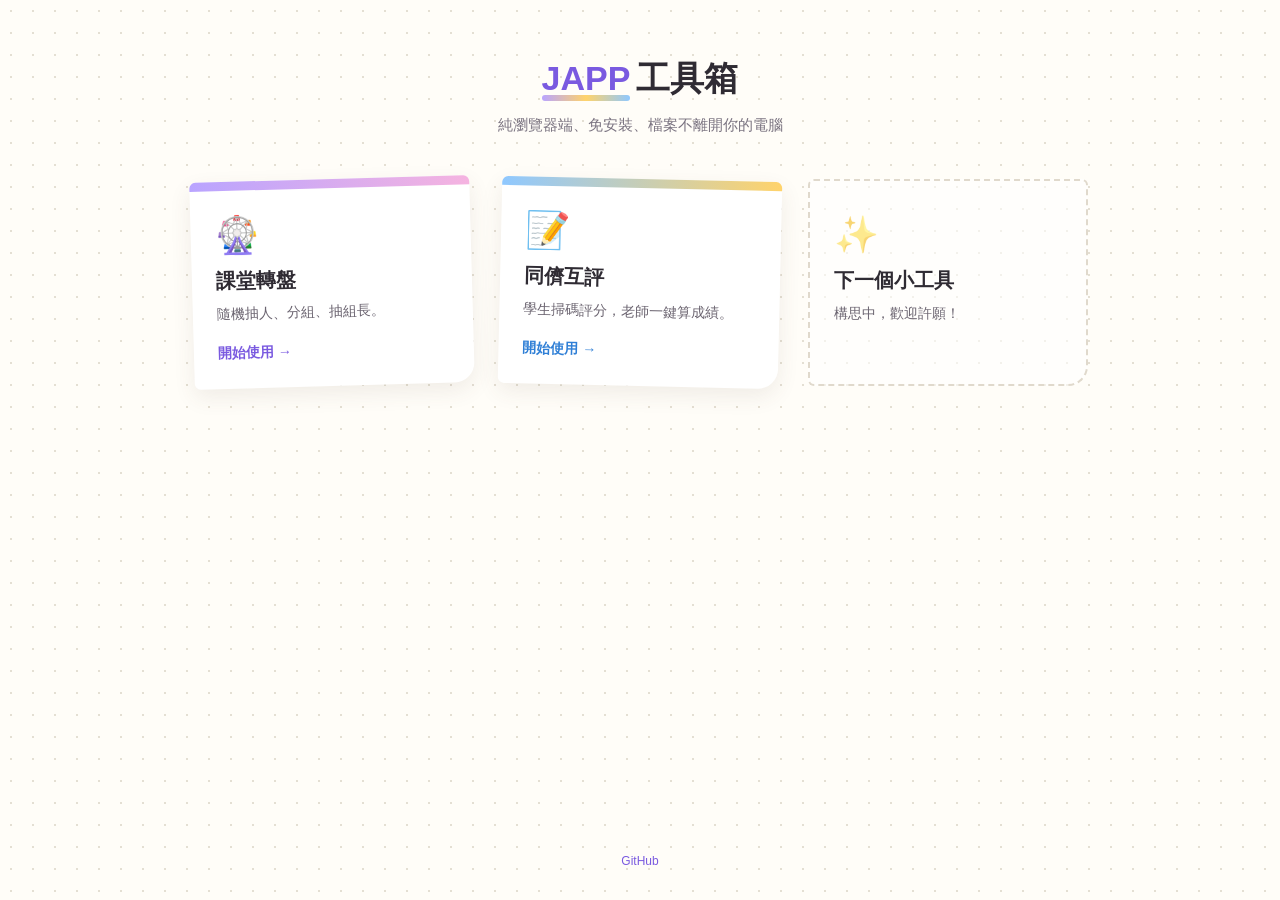
<file: index.html>
<!DOCTYPE html>
<html lang="zh-Hant">
<head>
<meta charset="UTF-8">
<meta name="viewport" content="width=device-width, initial-scale=1.0">
<title>JAPP 工具箱</title>
<style>
* { box-sizing: border-box; margin: 0; padding: 0; }
:root {
  --paper: #fffdf8;
  --dot: #e4dfd3;
  --ink: #2f2b33;
  --ink-dim: #6b6470;
  --purple: #7a5ae0;
  --blue: #2f7fd6;
}
body {
  font-family: -apple-system, "Segoe UI", "Microsoft JhengHei", "PingFang TC", "Noto Sans TC", sans-serif;
  background: var(--paper);
  background-image: radial-gradient(var(--dot) 1.2px, transparent 1.2px);
  background-size: 22px 22px;
  color: var(--ink);
  min-height: 100vh;
  display: flex;
  flex-direction: column;
  align-items: center;
  padding: 56px 20px 32px;
}
header { text-align: center; margin-bottom: 44px; }
.logo { font-size: 34px; font-weight: 900; color: var(--purple); position: relative; }
.logo::after {
  content: ""; position: absolute; left: 0; right: 0; bottom: -4px; height: 6px; border-radius: 6px;
  background: linear-gradient(90deg, #b9a4ff, #ffd36b, #8fc8ff);
}
.logo-sub { font-size: 34px; font-weight: 800; margin-left: 6px; }
.tagline { margin-top: 14px; color: #7a7380; font-size: 15px; }

.grid {
  display: grid;
  grid-template-columns: repeat(auto-fit, minmax(240px, 280px));
  gap: 36px 28px;
  justify-content: center;
  width: 100%;
  max-width: 960px;
}
.card {
  position: relative;
  display: flex; flex-direction: column;
  background: #fff;
  border-radius: 6px 6px 20px 6px;
  padding: 36px 24px 26px;
  text-decoration: none;
  color: var(--ink);
  box-shadow: 0 8px 22px rgba(90, 70, 60, .09);
  transition: transform .2s cubic-bezier(.3, 1.6, .5, 1), box-shadow .2s;
}
/* 手帳便利貼：平常微微歪著，滑過時輕晃擺正 */
.c1 { transform: rotate(-1.6deg); }
.c2 { transform: rotate(1.3deg); }
.c1:hover, .c1:focus-visible { transform: rotate(.8deg) translateY(-5px); }
.c2:hover, .c2:focus-visible { transform: rotate(-.8deg) translateY(-5px); }
.card:not(.coming):hover { box-shadow: 0 16px 32px rgba(90, 70, 60, .15); }

/* 頂端彩帶 */
.card:not(.coming)::after {
  content: ""; position: absolute; top: 0; left: 0; right: 0; height: 9px; border-radius: 6px 6px 0 0;
}
.c1::after { background: linear-gradient(90deg, #b9a4ff, #f5b3e0); }
.c2::after { background: linear-gradient(90deg, #8fc8ff, #ffd36b); }

.icon { width: 64px; height: 64px; border-radius: 20px; display: grid; place-items: center; margin-bottom: 16px; }
.emoji { font-size: 36px; line-height: 1; }
.c1 .icon, .c2 .icon { width: auto; height: auto; justify-content: start; margin-bottom: 14px; }
.icon svg { width: 42px; height: 42px; }
.icon { transition: transform .25s cubic-bezier(.3, 1.6, .5, 1); }
.card:not(.coming):hover .icon { transform: rotate(-8deg) scale(1.12); }
.c1 .icon { background: none; }
.c2 .icon { background: none; }
.card h2 { font-size: 20px; margin-bottom: 8px; }
.card p { text-wrap: pretty; font-size: 14px; line-height: 1.7; color: var(--ink-dim); flex: 1; }
.go { margin-top: 18px; font-size: 14px; font-weight: 700; }
.c1 .go { color: var(--purple); }
.c2 .go { color: var(--blue); }

.coming { background: rgba(255, 255, 255, .55); border: 2px dashed #e0d9cc; box-shadow: none; cursor: default; }
.coming .icon { background: none; width: auto; height: auto; justify-content: start; margin-bottom: 14px; opacity: .55; }

footer { margin-top: auto; padding-top: 48px; font-size: 12px; text-align: center; }
footer a { color: var(--purple); text-decoration: none; }

@media (prefers-reduced-motion: reduce) {
  .card { transition: none; }
}
</style>
</head>
<body>

<header>
  <div><span class="logo">JAPP</span><span class="logo-sub">工具箱</span></div>
  <p class="tagline">純瀏覽器端、免安裝、檔案不離開你的電腦</p>
</header>

<div class="grid">
  <a class="card c1" href="class-wheel/index.html">
    <div class="icon"><span class="emoji">🎡</span></div>
    <h2>課堂轉盤</h2>
    <p>隨機抽人、分組、抽組長。</p>
    <span class="go">開始使用 →</span>
  </a>

  <a class="card c2" href="peer-review/admin.html">
    <div class="icon"><span class="emoji">📝</span></div>
    <h2>同儕互評</h2>
    <p>學生掃碼評分，老師一鍵算成績。</p>
    <span class="go">開始使用 →</span>
  </a>

  <div class="card coming">
    <div class="icon"><span class="emoji">✨</span></div>
    <h2>下一個小工具</h2>
    <p>構思中，歡迎許願！</p>
  </div>
</div>

<footer>
  <a href="https://github.com/JSai99/JAPP">GitHub</a>
</footer>

</body>
</html>
</file>
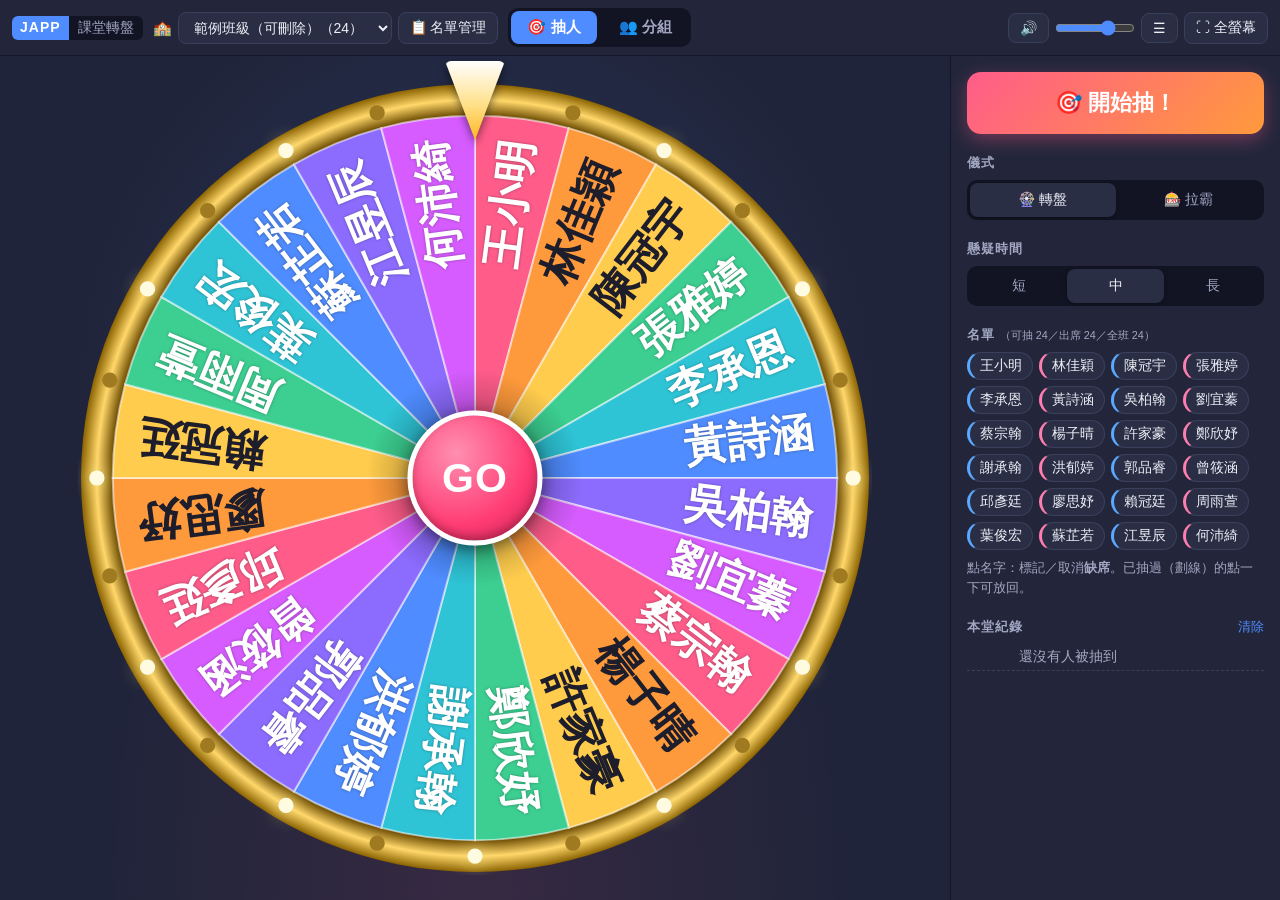
<file: class-wheel/index.html>
<!DOCTYPE html>
<html lang="zh-Hant">
<head>
<meta charset="UTF-8">
<meta name="viewport" content="width=device-width, initial-scale=1.0">
<title>JAPP 課堂轉盤</title>
<link rel="stylesheet" href="css/style.css">
</head>
<body class="mode-pick">

<header id="toolbar">
  <div class="tb-group tb-brand">
    <a class="brand-link" href="../index.html" title="回到 JAPP 工具箱"><span class="logo">JAPP</span><span class="logo-sub">課堂轉盤</span></a>
  </div>

  <div class="tb-group">
    <label class="tb-inline" title="切換班級">🏫
      <select id="classSel"></select>
    </label>
    <button id="btnRoster" title="新增班級、貼上或匯入名單、備份">📋 名單管理</button>
  </div>

  <div class="tb-group mode-tabs" role="tablist">
    <button class="mode-tab active" data-mode="pick" role="tab">🎯 抽人</button>
    <button class="mode-tab" data-mode="group" role="tab">👥 分組</button>
  </div>

  <div class="tb-group tb-right">
    <button id="btnSound" title="音效開關（M）">🔊</button>
    <input type="range" id="volume" min="0" max="100" value="70" title="音量">
    <button id="btnSidebar" title="收合／展開側欄，讓舞台更大">☰</button>
    <button id="btnFull" title="全螢幕（F）">⛶ 全螢幕</button>
  </div>
</header>

<main id="main">
  <!-- ========== 舞台 ========== -->
  <section id="stage">
    <!-- 抽人：轉盤 -->
    <div id="wheelStage" class="stage-view">
      <div id="wheelBox">
        <canvas id="wheel"></canvas>
        <div id="pointer"></div>
        <button id="hub" title="開始轉（空白鍵）">GO</button>
      </div>
    </div>

    <!-- 抽人：拉霸 -->
    <div id="slotStage" class="stage-view hidden">
      <div id="slotMachine">
        <div class="slot-lights top"></div>
        <div class="slot-title">✨ 幸 運 拉 霸 ✨</div>
        <div id="slotWindow">
          <div id="slotStrip"></div>
          <div class="slot-mask"></div>
          <div class="slot-line"></div>
        </div>
        <div class="slot-lights bottom"></div>
        <button id="lever" title="拉下拉桿（空白鍵）"><span class="lever-stick"></span><span class="lever-ball"></span></button>
      </div>
    </div>

    <!-- 分組 -->
    <div id="groupStage" class="stage-view hidden">
      <div id="groupDeck"><span id="deckName"></span></div>
      <div id="groupGrid"></div>
      <div id="groupEmpty" class="stage-hint">設定好右邊的分組方式，按「🎲 開始分組」</div>
    </div>

    <div id="emptyHint" class="stage-hint hidden"></div>
  </section>

  <!-- ========== 側欄 ========== -->
  <aside id="sidebar">
    <!-- 抽人設定 -->
    <div class="side-pick">
      <button id="btnSpin" class="big-btn">🎯 開始抽！</button>
      <div class="side-section">
        <div class="side-title">儀式</div>
        <div class="seg" id="ritualSeg">
          <button data-v="wheel" class="active">🎡 轉盤</button>
          <button data-v="slot">🎰 拉霸</button>
        </div>
      </div>
      <div class="side-section">
        <div class="side-title">懸疑時間</div>
        <div class="seg" id="durSeg">
          <button data-v="short">短</button>
          <button data-v="normal" class="active">中</button>
          <button data-v="long">長</button>
        </div>
      </div>
      <div class="side-section">
        <div class="side-title">
          <span>名單 <small id="poolCount"></small></span>
          <button id="btnRestore" class="link-btn" title="把抽過的人全部放回">↺ 全部放回</button>
        </div>
        <div id="pickChips" class="chips"></div>
        <p class="side-note">點名字：標記／取消<b>缺席</b>。已抽過（劃線）的點一下可放回。</p>
      </div>
      <div class="side-section">
        <div class="side-title"><span>本堂紀錄</span><button id="btnClearHist" class="link-btn">清除</button></div>
        <ol id="history"></ol>
      </div>
    </div>

    <!-- 分組設定 -->
    <div class="side-group">
      <button id="btnGroup" class="big-btn">🎲 開始分組</button>
      <div class="side-section">
        <div class="side-title">分組方式</div>
        <label class="radio-row"><input type="radio" name="gmode" value="count" checked> 分成 <input type="number" id="groupN" min="2" max="40" value="5"> 組</label>
        <label class="radio-row"><input type="radio" name="gmode" value="size"> 每組最多 <input type="number" id="groupM" min="2" max="40" value="4"> 人</label>
        <p id="groupPreview" class="side-note strong"></p>
      </div>
      <div class="side-section">
        <div class="side-title">平均分配依據</div>
        <select id="balanceSel">
          <option value="none">不限（完全隨機）</option>
          <option value="gender">性別平均</option>
          <option value="dept">系級平均</option>
          <option value="both">性別＋系級都平均</option>
        </select>
        <p id="balanceNote" class="side-note"></p>
      </div>
      <div class="side-section">
        <label class="check-row"><input type="checkbox" id="leaderChk" checked> 每組抽一位組長 👑</label>
      </div>
      <div class="side-section">
        <div class="side-title">揭曉速度</div>
        <div class="seg" id="speedSeg">
          <button data-v="slow">慢</button>
          <button data-v="normal" class="active">中</button>
          <button data-v="fast">快</button>
          <button data-v="instant">立即</button>
        </div>
      </div>
      <div class="side-section">
        <div class="side-title"><span>參與名單 <small id="groupCount"></small></span></div>
        <div id="groupChips" class="chips"></div>
        <p class="side-note">點名字可標記<b>缺席</b>（今天有效，不參與分組）。</p>
      </div>
      <div class="side-section export-row">
        <button id="btnCopyGroups" disabled>📋 複製結果</button>
        <button id="btnCsvGroups" disabled>⬇ 下載 CSV</button>
      </div>
    </div>
  </aside>
</main>

<!-- 抽中結果 -->
<div id="resultOverlay" class="overlay hidden">
  <div class="result-card">
    <div class="result-label">🎤 就是你了！</div>
    <div id="resultName" class="result-name"></div>
    <div id="resultMeta" class="result-meta"></div>
    <div class="result-actions">
      <button id="btnRemoveWinner" class="primary">✓ 移除（這輪不再抽到）</button>
      <button id="btnKeepWinner">↺ 保留在名單中</button>
    </div>
    <div class="result-keys">快捷鍵：R 移除・Enter／Esc 保留</div>
  </div>
</div>

<canvas id="confetti"></canvas>
<div id="toast" class="toast hidden"></div>

<!-- 名單管理 -->
<dialog id="rosterDlg">
  <div class="dlg-head">
    <h2>📋 名單管理</h2>
    <button class="dlg-x" data-close>✕</button>
  </div>
  <div class="dlg-body">
    <div class="class-list">
      <div id="classList"></div>
      <button id="btnNewClass">＋ 新增班級</button>
    </div>
    <div class="class-edit">
      <label class="field">班級名稱
        <input type="text" id="className" placeholder="例如：管理學 A 班">
      </label>
      <label class="field">名單（一行一位）
        <textarea id="rosterText" spellcheck="false" placeholder="姓名&#9;性別&#9;系級&#10;王小明&#9;男&#9;企管一&#10;林小美&#9;女&#9;國貿二"></textarea>
      </label>
      <p class="side-note">
        直接從 <b>Excel 複製欄位貼上</b>就好：可以只有姓名，也可以是「姓名、性別、系級」，用 Tab 或逗號隔開；有學號欄也沒關係。
        性別寫「男／女」或「M／F」。
      </p>
      <p id="rosterStats" class="side-note strong"></p>
    </div>
  </div>
  <div class="dlg-foot">
    <div class="foot-left">
      <button id="btnImport" title="匯入 .json 備份，或 Excel 另存的 .csv／.txt 名單">⬆ 匯入檔案</button>
      <button id="btnExport" title="把所有班級名單存成一個備份檔，帶到教室電腦匯入">⬇ 匯出備份</button>
      <input type="file" id="fileInput" accept=".json,.csv,.txt,.tsv" hidden>
    </div>
    <div class="foot-right">
      <button id="btnDelClass" class="danger">🗑 刪除此班</button>
      <button id="btnSaveClass" class="primary">💾 儲存</button>
    </div>
  </div>
</dialog>

<script src="js/sound.js"></script>
<script src="js/app.js"></script>
</body>
</html>
</file>
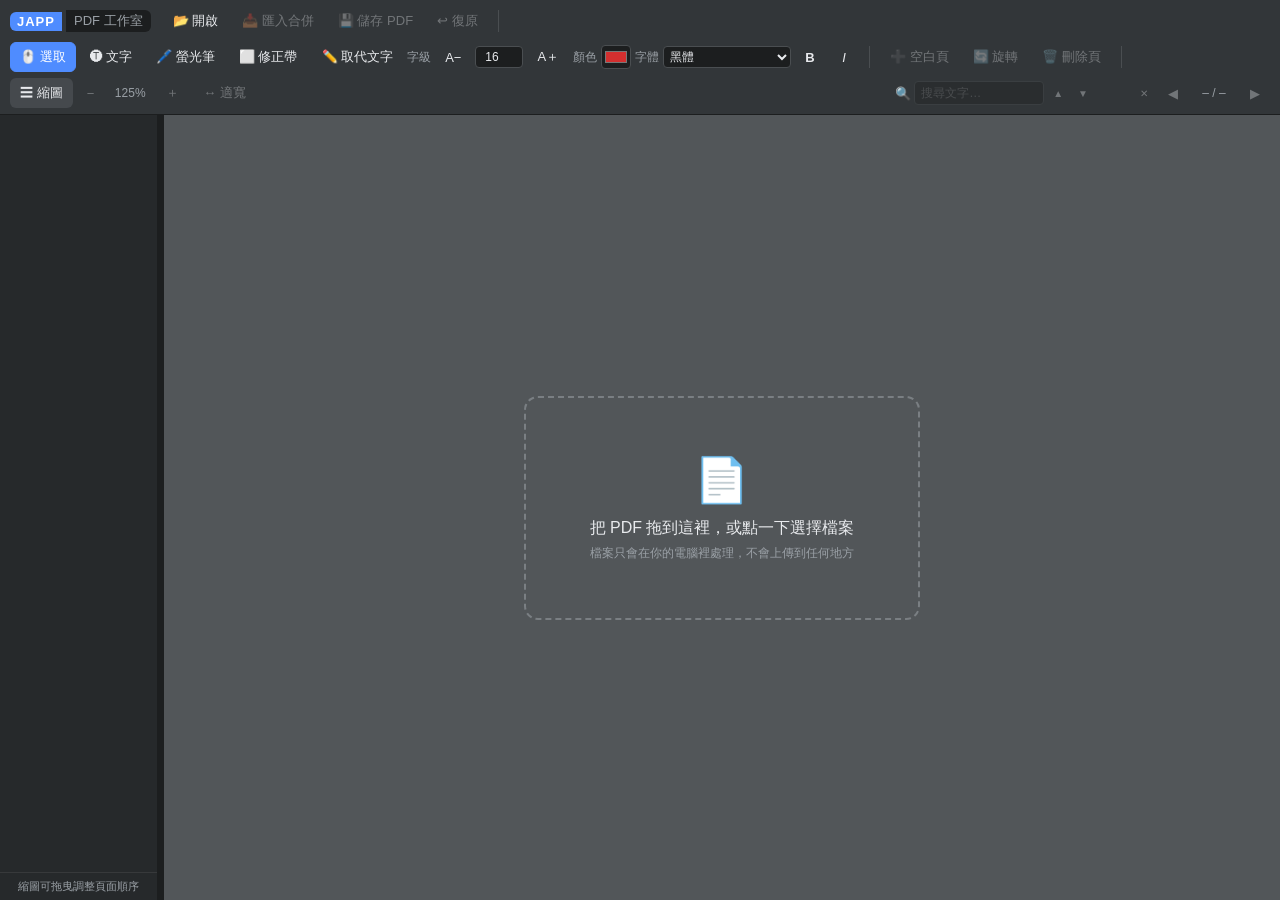
<file: pdf-studio/index.html>
<!DOCTYPE html>
<html lang="zh-Hant">
<head>
<meta charset="UTF-8">
<meta name="viewport" content="width=device-width, initial-scale=1.0">
<title>JAPP PDF 工作室</title>
<link rel="stylesheet" href="css/style.css">
</head>
<body>

<header id="toolbar">
  <div class="tb-group tb-brand">
    <span class="logo">JAPP</span><span class="logo-sub">PDF 工作室</span>
  </div>

  <div class="tb-group">
    <button id="btnOpen" title="開啟 PDF 檔案（會關閉目前文件）">📂 開啟</button>
    <button id="btnImport" title="把另一個 PDF 的頁面加到文件最後（合併）" disabled>📥 匯入合併</button>
    <button id="btnSave" title="下載編輯後的 PDF" disabled>💾 儲存 PDF</button>
    <button id="btnUndo" title="復原上一步（Ctrl+Z）" disabled>↩︎ 復原</button>
  </div>

  <div class="tb-sep"></div>

  <div class="tb-group" id="toolGroup">
    <button id="toolSelect" class="tool active" data-tool="select" title="選取／移動註記">🖱️ 選取</button>
    <button id="toolText"   class="tool" data-tool="text"   title="點一下頁面加入文字（支援中文）">🅣 文字</button>
    <button id="toolHi"     class="tool" data-tool="highlight" title="拖曳畫出螢光筆標示">🖊️ 螢光筆</button>
    <button id="toolWhite"  class="tool" data-tool="whiteout" title="拖曳畫出白色色塊，蓋住要修掉的內容">⬜ 修正帶</button>
    <button id="toolReplace" class="tool" data-tool="replace" title="框選 PDF 原有的文字：自動蓋白、帶入原文與字級字體，直接修改">✏️ 取代文字</button>
    <label class="tb-inline" title="文字大小（也可以選取文字後拖曳右下角圓點縮放）">字級
      <button id="fontMinus" title="縮小文字">A−</button>
      <input type="number" id="fontSize" value="16" min="6" max="200">
      <button id="fontPlus" title="放大文字">A＋</button>
    </label>
    <label class="tb-inline" title="文字顏色">顏色
      <input type="color" id="fontColor" value="#d32f2f">
    </label>
    <label class="tb-inline" title="文字字體">字體
      <select id="fontFamily">
        <option value="sans" selected>黑體</option>
        <option value="serif">明體</option>
        <option value="kai">楷書</option>
        <option value="times">Times New Roman</option>
        <option value="arial">Arial</option>
      </select>
    </label>
    <button id="btnBold" class="style-toggle" title="粗體"><b>B</b></button>
    <button id="btnItalic" class="style-toggle" title="斜體"><i>I</i></button>
  </div>

  <div class="tb-sep"></div>

  <div class="tb-group">
    <button id="btnAddBlank" title="在目前頁之後插入一張空白頁" disabled>➕ 空白頁</button>
    <button id="btnRotate" title="把勾選的頁面（沒勾選就是目前頁）順時針轉 90°" disabled>🔄 旋轉</button>
    <button id="btnDelete" title="刪除勾選的頁面（沒勾選就是目前頁）" disabled>🗑️ 刪除頁</button>
  </div>

  <div class="tb-sep"></div>

  <div class="tb-group">
    <button id="btnSidebar" title="顯示／隱藏縮圖側欄">☰ 縮圖</button>
    <button id="btnZoomOut" title="縮小" disabled>−</button>
    <span id="zoomLabel">125%</span>
    <button id="btnZoomIn" title="放大" disabled>＋</button>
    <button id="btnFit" title="符合視窗寬度" disabled>↔ 適寬</button>
  </div>

  <div class="tb-group tb-right">
    <span class="tb-search" title="搜尋 PDF 內的文字">
      🔍<input type="text" id="searchBox" placeholder="搜尋文字…" disabled>
      <button id="searchPrev" title="上一個結果" disabled>▲</button>
      <button id="searchNext" title="下一個結果" disabled>▼</button>
      <span id="searchCount"></span>
      <button id="searchClear" title="清除搜尋" disabled>✕</button>
    </span>
    <button id="btnPrev" title="上一頁（←）" disabled>◀</button>
    <span id="pageLabel">– / –</span>
    <button id="btnNext" title="下一頁（→）" disabled>▶</button>
  </div>
</header>

<main id="workspace">
  <aside id="sidebar">
    <div id="thumbList"></div>
    <div id="sidebarHint">縮圖可拖曳調整頁面順序</div>
  </aside>
  <div id="sidebarResizer" title="拖曳調整側欄寬度（雙擊收合／展開）"></div>

  <section id="viewer">
    <div id="emptyState">
      <div class="drop-card" id="dropCard">
        <div class="drop-icon">📄</div>
        <div class="drop-title">把 PDF 拖到這裡，或點一下選擇檔案</div>
        <div class="drop-sub">檔案只會在你的電腦裡處理，不會上傳到任何地方</div>
      </div>
    </div>
    <div id="pageWrap" hidden>
      <div id="pageStack">
        <canvas id="pageCanvas"></canvas>
        <div id="searchLayer"></div>
        <div id="annotLayer"></div>
        <div id="rubberBand" hidden></div>
      </div>
    </div>
  </section>
</main>

<input type="file" id="fileOpen" accept="application/pdf,.pdf" hidden>
<input type="file" id="fileImport" accept="application/pdf,.pdf" hidden>

<script src="../shared/vendor/pdf.min.js"></script>
<script src="../shared/vendor/pdf-lib.min.js"></script>
<script src="js/app.js"></script>
</body>
</html>
</file>
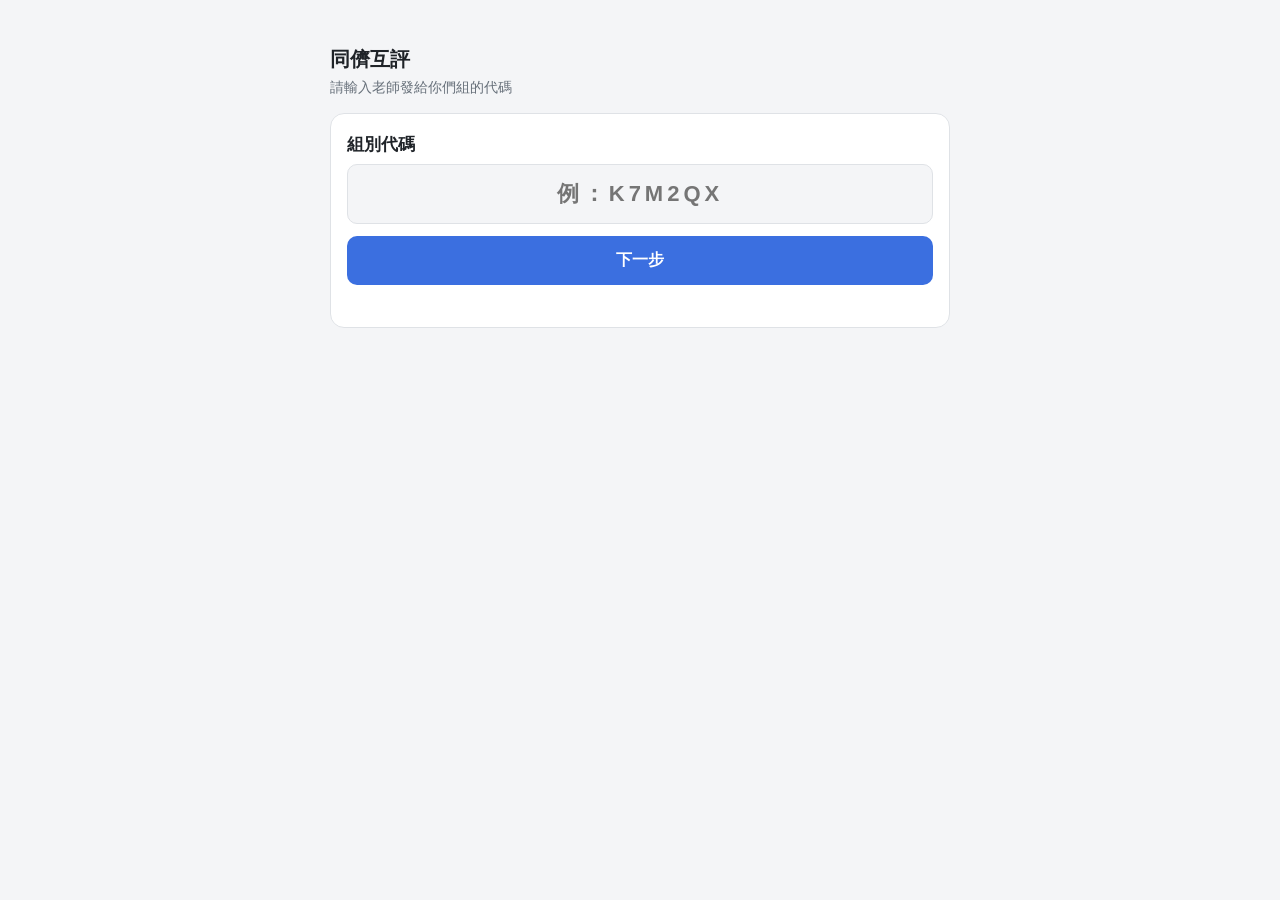
<file: peer-review/index.html>
<!DOCTYPE html>
<html lang="zh-Hant">
<head>
<meta charset="UTF-8">
<meta name="theme-color" content="#f4f5f7">
<meta name="viewport" content="width=device-width, initial-scale=1.0, viewport-fit=cover">
<title>同儕互評</title>
<style>
* { box-sizing: border-box; margin: 0; padding: 0; }
:root {
  --bg: #f4f5f7; --card: #fff; --line: #dfe2e6; --text: #1f2328; --dim: #67707a;
  --accent: #3b6fe0; --accent-soft: #e8efff; --seg: #eceff3; --ok: #1f8a4c; --ok-soft: #e3f5ea; --warn: #b4540a; --err: #c62828;
}
@media (prefers-color-scheme: dark) {
  :root:not([data-tone=light]) { --bg: #1d2023; --card: #2a2e32; --line: #3d4247; --text: #e8eaed; --dim: #9aa0a6;
          --accent: #6b9bff; --accent-soft: #23314f; --seg: #363b41; --ok: #4cc27f; --ok-soft: #1e3a2a; --warn: #f0a050; --err: #ff6b6b; }
}
/* 活動主題：深色主題強制深色配色、淺色主題強制淺色配色 */
:root[data-tone=dark] { --bg: #1d2023; --card: #2a2e32; --line: #3d4247; --text: #e8eaed; --dim: #a9afb6;
          --accent: #6b9bff; --accent-soft: #23314f; --seg: #363b41; --ok: #4cc27f; --ok-soft: #1e3a2a; --warn: #f0a050; --err: #ff6b6b; }
:root[data-tone=light] { --bg: #f4f5f7; --card: #fff; --line: #dfe2e6; --text: #1f2328; --dim: #67707a;
  --accent: #3b6fe0; --accent-soft: #e8efff; --seg: #eceff3; --ok: #1f8a4c; --ok-soft: #e3f5ea; --warn: #b4540a; --err: #c62828; }
:root[data-theme=candle] { --accent: #d98a3a; --accent-soft: #3a2a1c; --card: #2a211b; --line: #45372b; --seg: #3a2f27; }
:root[data-theme=starry] { --accent: #8f7dff; --accent-soft: #2c2a5e; --card: #1f2150; --line: #36397a; --seg: #2c2f6a; }
:root[data-theme=ember]  { --accent: #e8743f; --accent-soft: #3a1e1a; --card: #2a1a1c; --line: #45292b; --seg: #3a2527; }
:root[data-theme=pastel] { --accent: #c2547f; --accent-soft: #f9e4ee; }
:root[data-theme=bubble] { --accent: #4a7be6; }
:root[data-theme=dawn]   { --accent: #b8532f; --accent-soft: #fde8de; }
:root[data-theme=mint]   { --accent: #1d8060; --accent-soft: #dcf3e9; }
:root[data-theme=paper]  { --accent: #9a6b3a; --accent-soft: #f3e9d8; }
/* 用 lvh（網址列收起時的高度）固定大小，滑動時網址列伸縮不會讓背景重畫閃白 */
/* Android Chrome：關掉下拉重新整理（iOS Safari 不支援，改靠重新整理後自動回到原本的評分頁） */
html, body { overscroll-behavior-y: none; }
#bg { position: fixed; top: 0; left: 0; width: 100%; height: 100vh; height: 100lvh; z-index: -1; pointer-events: none; }
:root[data-tone] body { background: transparent; }
:root[data-tone] .card, :root[data-tone] .item, :root[data-tone] .pickcard {
  background: color-mix(in srgb, var(--card) 92%, transparent); }
body {
  font-family: -apple-system, "Segoe UI", "Microsoft JhengHei", "PingFang TC", "Noto Sans TC", sans-serif;
  background: var(--bg); color: var(--text); line-height: 1.55;
  padding: 16px 16px calc(32px + env(safe-area-inset-bottom));
}
main { max-width: 560px; margin: 0 auto; }
@media (min-width: 768px) { body { padding-top: 40px; font-size: 17px; } main { max-width: 620px; } }
h1 { font-size: 20px; margin: 4px 0 2px; }
h2 { font-size: 17px; margin-bottom: 10px; }
.sub { color: var(--dim); font-size: 14px; }
.card { background: var(--card); border: 1px solid var(--line); border-radius: 14px; padding: 18px 16px; margin-top: 14px; }
label.f { display: block; font-weight: 600; margin-bottom: 6px; }
input[type=text], textarea {
  width: 100%; font: inherit; font-size: 16px; color: var(--text); background: var(--bg);
  border: 1px solid var(--line); border-radius: 10px; padding: 12px;
}
input.code { text-transform: uppercase; letter-spacing: 4px; font-size: 22px; text-align: center; font-weight: 700; }
textarea { min-height: 90px; resize: vertical; }
button {
  font: inherit; font-size: 16px; border: 0; border-radius: 10px; padding: 12px 16px; cursor: pointer;
  background: var(--accent); color: #fff; font-weight: 600;
}
button.ghost { background: transparent; color: var(--accent); border: 1px solid var(--line); }
button:disabled { opacity: .45; cursor: default; }
.full { width: 100%; margin-top: 12px; }
.err { color: var(--err); font-size: 14px; margin-top: 10px; min-height: 1em; white-space: pre-line; }
.names { display: grid; grid-template-columns: repeat(auto-fill, minmax(120px, 1fr)); gap: 10px; margin-top: 8px; }
.names button { background: var(--accent-soft); color: var(--text); font-weight: 600; padding: 16px 8px; }
.names button.taken { background: var(--bg); color: var(--dim); font-weight: 400; }
.tabs { display: flex; gap: 8px; margin-top: 14px; }
.tabs button { flex: 1; background: var(--card); color: var(--text); border: 1px solid var(--line); }
.tabs button.on { background: var(--accent); color: #fff; border-color: var(--accent); }
.list { display: grid; gap: 10px; margin-top: 12px; }
.item { display: flex; align-items: center; justify-content: space-between; gap: 10px;
        background: var(--card); border: 1px solid var(--line); border-radius: 12px; padding: 14px 16px; width: 100%;
        color: var(--text); font-weight: 600; text-align: left; }
.item .tag { font-size: 13px; font-weight: 600; padding: 3px 10px; border-radius: 99px; background: var(--accent-soft); color: var(--accent); white-space: nowrap; }
.item.done { cursor: default; }
.item.done .tag { background: var(--ok-soft); color: var(--ok); }
.crit { padding: 14px 0; border-bottom: 1px solid var(--line); }
.crit:last-of-type { border-bottom: 0; }
.crit .q { font-weight: 700; }
.crit .d { color: var(--dim); font-size: 13px; margin-top: 2px; }
.scale { display: flex; gap: 4px; margin-top: 12px; }
.scale button { flex: 1; height: 46px; padding: 0; border-radius: 4px; background: var(--seg); color: var(--dim);
                font-weight: 700; font-size: 15px; transition: background .15s, color .15s; }
.scale button:first-child { border-radius: 12px 4px 4px 12px; }
.scale button:last-child { border-radius: 4px 12px 12px 4px; }
.scale button.fill { background: var(--accent); color: #fff; }
.scale button.fill.cur { filter: brightness(.88); }
.scale-read { display: flex; justify-content: space-between; align-items: baseline; font-size: 13px; color: var(--dim); margin-top: 6px; min-height: 1.4em; }
.picks { display: grid; grid-template-columns: repeat(auto-fill, minmax(120px, 1fr)); gap: 8px; margin-top: 10px; }
.picks button { background: var(--seg); color: var(--text); font-weight: 600; padding: 14px 8px; }
.pickcard { background: var(--card); border: 1px solid var(--line); border-radius: 12px; padding: 14px 16px; margin-top: 12px; }
.pickcard.done { opacity: .7; }
.ptag { font-size: 13px; font-weight: 600; padding: 3px 10px; border-radius: 99px; background: var(--accent-soft); color: var(--accent); white-space: nowrap; }
.ptag.ok { background: var(--ok-soft); color: var(--ok); }
.anon { font-size: 13px; color: var(--ok); margin-top: 8px; }
.top { display: flex; align-items: flex-start; justify-content: space-between; gap: 12px; }
.linkbtn { background: none; color: var(--accent); padding: 4px 0; font-size: 14px; font-weight: 600; }
.progress { font-size: 14px; color: var(--dim); margin-top: 6px; }
.banner { background: var(--accent-soft); border-radius: 12px; padding: 14px 16px; margin-top: 14px; font-size: 15px; }
.banner.warn { background: #fff4e5; color: #7a3d00; }
@media (prefers-color-scheme: dark) { :root:not([data-tone=light]) .banner.warn { background: #3a2a14; color: #ffd29a; } }
:root[data-tone=dark] .banner.warn { background: #3a2a14; color: #ffd29a; }
.gchip { display: inline-block; color: #fff; font-weight: 800; padding: 7px 14px; border-radius: 10px; font-size: 17px; letter-spacing: .5px; line-height: 1.35; text-shadow: 0 1px 1px rgba(0,0,0,.12); }
.gchip.sm { font-size: 14px; padding: 3px 10px; border-radius: 8px; margin-right: 6px; }
.item .gchip { font-size: 16px; }
.item .lead { display: flex; align-items: center; gap: 10px; }
.ord { font-size: 12px; font-weight: 700; color: var(--dim); white-space: nowrap; }
.item.done .gchip { opacity: .55; }
.item.wait { cursor: default; opacity: .7; }
.item.wait .tag { background: var(--line); color: var(--dim); }
.item.wait .gchip { opacity: .6; }
.hidden { display: none !important; }
.toast { position: fixed; left: 50%; bottom: calc(24px + env(safe-area-inset-bottom)); transform: translateX(-50%);
         background: var(--ok); color: #fff; padding: 10px 18px; border-radius: 99px; font-weight: 600; box-shadow: 0 4px 16px rgba(0,0,0,.2); }
</style>
</head>
<body>
<canvas id="bg" aria-hidden="true"></canvas>
<main>
  <!-- 1. 輸入組別代碼 -->
  <section id="step-load" class="hidden"><p class="sub" style="text-align:center;margin-top:30vh">載入中…</p></section>
  <section id="step-code">
    <h1>同儕互評</h1>
    <p class="sub">請輸入老師發給你們組的代碼</p>
    <div class="card">
      <label class="f" for="code">組別代碼</label>
      <input id="code" class="code" type="text" maxlength="12" autocomplete="off" autocapitalize="characters" spellcheck="false" placeholder="例：K7M2QX">
      <button id="btn-code" class="full">下一步</button>
      <p class="err" id="err-code"></p>
    </div>
  </section>

  <!-- 2. 選自己的名字 -->
  <section id="step-name" class="hidden">
    <div class="top">
      <div><h1 id="title-name"></h1><p class="sub" id="group-name"></p></div>
    </div>
    <div class="card">
      <h2>你是哪一位？</h2>
      <p class="sub">點自己的名字。選定後這支手機就代表你，其他人無法再選這個名字。</p>
      <div class="names" id="names"></div>
      <p class="err" id="err-name"></p>
    </div>
  </section>

  <!-- 3. 評分總覽 -->
  <section id="step-home" class="hidden">
    <div class="top">
      <div><h1 id="title-home"></h1><p class="sub" id="who"></p></div>
      <button class="linkbtn" id="btn-refresh">重新整理</button>
    </div>
    <div id="closed" class="banner warn hidden">老師還沒開放評分（或評分已結束）。開放後按右上角「重新整理」。</div>
    <div class="tabs" id="tabs">
      <button data-tab="inter" class="on">評其他組</button>
      <button data-tab="intra">評組員</button>
    </div>
    <p class="anon hidden" id="anon-note">🔒 組內互評完全匿名，連老師也看不到是誰給的分數。</p>
    <p class="progress" id="progress"></p>
    <div id="picks"></div>
    <div class="list" id="list"></div>
  </section>

  <!-- 4. 評分表單 -->
  <section id="step-form" class="hidden">
    <div class="top">
      <div><p class="sub" id="form-kind"></p><h1 id="form-target"></h1></div>
      <button class="linkbtn" id="back-home">返回</button>
    </div>
    <div class="card">
      <div id="form-crit"></div>
    </div>
    <button id="btn-submit" class="full">送出</button>
    <p class="sub" style="text-align:center;margin-top:8px">送出後無法修改，請確認後再送出</p>
    <p class="err" id="err-form"></p>
  </section>
</main>
<div class="toast hidden" id="toast"></div>

<script src="../shared/vendor/supabase.js"></script>
<script src="config.js"></script>
<script src="colors.js"></script>
<script src="themes.js"></script>
<script>
(() => {
  const db = supabase.createClient(PEER_CONFIG.supabaseUrl, PEER_CONFIG.supabaseKey, { auth: { persistSession: false } });
  const $ = (id) => document.getElementById(id);
  const esc = (s) => String(s ?? '').replace(/[&<>"']/g, (c) => ({ '&': '&amp;', '<': '&lt;', '>': '&gt;', '"': '&quot;', "'": '&#39;' }[c]));

  // localStorage 可能被封鎖（無痕模式等），一律包起來
  const store = {
    get(k) { try { return JSON.parse(localStorage.getItem('peer:' + k)); } catch { return null; } },
    set(k, v) { try { localStorage.setItem('peer:' + k, JSON.stringify(v)); } catch {} },
    del(k) { try { localStorage.removeItem('peer:' + k); } catch {} },
  };
  function deviceToken() {
    let t = store.get('device');
    if (!t) {
      const a = new Uint8Array(16); crypto.getRandomValues(a);
      t = Array.from(a, (b) => b.toString(16).padStart(2, '0')).join('');
      store.set('device', t);
    }
    return t;
  }
  const S = { code: '', info: null, me: null, done: { inter: new Set(), intra: new Set(), pick: new Set() }, tab: 'inter', target: null, answers: {} };

  function show(step) {
    const same = !$('step-' + step).classList.contains('hidden');
    for (const s of ['load', 'code', 'name', 'home', 'form']) $('step-' + s).classList.toggle('hidden', s !== step);
    if (step !== 'form' && step !== 'load') { try { sessionStorage.removeItem('peer-open'); } catch {} }
    if (!same) window.scrollTo(0, 0);
  }
  function toast(msg) {
    const t = $('toast'); t.textContent = msg; t.classList.remove('hidden');
    clearTimeout(toast.t); toast.t = setTimeout(() => t.classList.add('hidden'), 2200);
  }
  function errMsg(e) {
    const m = e?.message || String(e);
    if (/Failed to fetch|NetworkError|network/i.test(m)) return '連線失敗，請確認網路後再試一次';
    return m;
  }
  async function rpc(name, args) {
    const { data, error } = await db.rpc(name, args);
    if (error) throw error;
    return data;
  }

  // ── 1. 代碼 ──
  async function enterCode(code) {
    $('err-code').textContent = '';
    code = code.trim().toUpperCase();
    if (!code) { $('err-code').textContent = '請輸入代碼'; return; }
    $('btn-code').disabled = true;
    try {
      S.info = await rpc('student_enter', { p_code: code });
      applyTheme(S.info.activity.theme);
      S.code = code;
      store.set('code', code);
      const saved = store.get('me:' + code), mine = S.info.members.find((m) => m.id === saved);
      if (mine && !mine.claimed) {
        // 這支手機選過名字，但老師按了重設：解除鎖定，改掃的新代碼優先，否則回到選名字
        forgetMe();
        if (urlCode && urlCode.toUpperCase() !== code) return enterCode(urlCode);
        renderNames(); $('err-name').textContent = '老師已重設，請重新選擇你的名字。';
      } else if (mine) await claim(saved, true);
      else renderNames();
    } catch (e) {
      $('err-code').textContent = errMsg(e);
      if (code === store.get('mine') && /找不到/.test(e.message)) store.del('mine'); // 活動已刪除，才允許輸入新代碼
      show('code');
    }
    finally { $('btn-code').disabled = false; }
  }
  $('btn-code').onclick = () => enterCode($('code').value);
  $('code').addEventListener('keydown', (e) => { if (e.key === 'Enter') enterCode($('code').value); });
  // 活動主題背景
  let stopTheme = null, curTheme = 'plain';
  function applyTheme(name) {
    const th = PEER_THEMES[name] ? name : 'plain';
    if (th === curTheme) return;
    curTheme = th; stopTheme?.(); stopTheme = null; store.set('theme', th);
    const root = document.documentElement, t = PEER_THEMES[th];
    if (th === 'plain') { delete root.dataset.theme; delete root.dataset.tone; root.style.backgroundColor = ''; return; }
    root.style.backgroundColor = t.bg[1]; // 背景萬一來不及畫，露出的是主題底色而不是白色
    root.dataset.theme = th; root.dataset.tone = t.dark ? 'dark' : 'light';
    document.querySelector('meta[name=theme-color]')?.setAttribute('content', t.bg[0]);
    stopTheme = playTheme(th, $('bg'));
  }

  // ── 2. 選名字 ──
  function renderNames() {
    $('title-name').textContent = S.info.activity.title;
    $('group-name').innerHTML = groupChip(S.info.group.name, S.info.group.position, 'sm');
    $('err-name').textContent = '';
    $('names').innerHTML = S.info.members.map((m) =>
      `<button data-id="${m.id}" class="${m.claimed ? 'taken' : ''}">${esc(m.name)}${m.claimed ? '<br><small>已有人選</small>' : ''}</button>`).join('');
    $('names').querySelectorAll('button').forEach((b) => b.onclick = () => {
      const m = S.info.members.find((x) => x.id === b.dataset.id);
      if (!confirm(`確定你是「${m.name}」嗎？\n選定後這支手機就代表你。`)) return;
      claim(m.id, false);
    });
    show('name');
  }
  async function claim(memberId, silent) {
    try {
      const r = await rpc('student_claim', { p_code: S.code, p_member: memberId, p_token: deviceToken() });
      S.me = S.info.members.find((m) => m.id === memberId);
      S.done.inter = new Set(r.inter_done); S.done.intra = new Set(r.intra_done); S.done.pick = new Set(r.pick_done || []);
      S.arrived = r.arrived_at ? Date.parse(r.arrived_at) : null; S.makeup = !!r.makeup;
      store.set('me:' + S.code, memberId);
      store.set('mine', S.code); // 選定名字後，這支手機就固定用這個代碼，不能換
      // 手機下拉不小心重新整理時，回到原本正在填的評分頁（草稿本來就有存）
      let open = null; try { open = JSON.parse(sessionStorage.getItem('peer-open')); } catch {}
      renderHome();
      if (open && !S.done[open.kind]?.has(open.id) && targets(open.kind).some((t) => t.id === open.id)) openForm(open.kind, open.id);
    } catch (e) {
      if (silent) { store.del('me:' + S.code); renderNames(); }
      $('err-name').textContent = errMsg(e);
      if (!silent) show('name');
    }
  }

  // ── 3. 總覽 ──
  const qt = (c) => c.qtype || (c.is_text ? 'text' : 'score');
  const crits = (kind) => S.info.criteria.filter((c) => c.kind === kind && qt(c) !== 'pick');
  const pickQs = (kind) => S.info.criteria.filter((c) => c.kind === kind && qt(c) === 'pick');
  const WORDS5 = ['再加油', '', '', '', '超讚']; // 只有兩端有文字
  const word = (v) => (S.info.activity.scale_max === 5 ? WORDS5[v - 1] : '');
  function targets(kind) {
    return kind === 'inter' ? S.info.other_groups : S.info.members.filter((m) => m.id !== S.me.id);
  }
  function renderHome() {
    const a = S.info.activity;
    $('title-home').textContent = a.title;
    $('who').innerHTML = `${groupChip(S.info.group.name, S.info.group.position, 'sm')} ${esc(S.me.name)}`;
    $('closed').classList.toggle('hidden', a.is_open);
    const intraOn = a.intra_enabled && S.info.criteria.some((c) => c.kind === 'intra') && targets('intra').length > 0;
    $('tabs').classList.toggle('hidden', !intraOn);
    if (!intraOn) S.tab = 'inter';
    $('tabs').querySelectorAll('button').forEach((b) => b.classList.toggle('on', b.dataset.tab === S.tab));
    const hasRate = crits(S.tab).length > 0;
    // 逐組開放：還沒報告的組先鎖住；進來前就整組報告完的組（下一組已開放）不用評
    const paced = S.tab === 'inter' && a.inter_paced && !S.makeup;
    const state = (t) => S.done[S.tab].has(t.id) ? 'done'
      : !paced ? 'open'
      : !t.opened_at ? 'notyet'
      : S.arrived && t.ended_at && S.arrived > Date.parse(t.ended_at) ? 'missed' : 'open';
    const list = hasRate ? targets(S.tab).filter((t) => state(t) !== 'missed') : [], done = S.done[S.tab];
    const pq = pickQs(S.tab);
    const total = list.length + pq.length;
    const n = list.filter((t) => done.has(t.id)).length + pq.filter((c) => S.done.pick.has(c.id)).length;
    $('anon-note').classList.toggle('hidden', S.tab !== 'intra');
    $('progress').textContent = n === total && total
      ? `全部完成（${n}/${total}），謝謝你！`
      : `已完成 ${n}/${total}${S.tab !== 'inter' ? '' : paced ? '　每組開始報告時，老師會開放評分' : '　每組報告結束後再評'}`;
    const missed = hasRate && paced ? targets('inter').filter((t) => state(t) === 'missed').length : 0;
    if (missed) $('progress').textContent += `（${missed} 組在你進來前就報告完了，不用評）`;
    renderPicks(pq);
    $('list').innerHTML = list.map((t) => {
      const st = state(t), d = st === 'done', wait = st === 'notyet';
      const draft = !d && store.get(`draft:${S.code}:${S.me.id}:${t.id}`);
      return `<button class="item ${d ? 'done' : ''} ${wait ? 'wait' : ''}" data-id="${t.id}" ${d || wait ? 'disabled' : ''}>
        ${S.tab === 'inter' ? `<span class="lead">${groupChip(t.name, t.position)}${t.report_order ? `<span class="ord">第 ${t.report_order} 個報告</span>` : ''}</span>` : `<span>${esc(t.name)}</span>`}<span class="tag">${d ? '已送出 ✓' : wait ? '還沒報告' : draft ? '草稿' : '去評分'}</span></button>`;
    }).join('');
    $('list').querySelectorAll('.item:not(.done):not(.wait)').forEach((b) => b.onclick = () => openForm(S.tab, b.dataset.id));
    show('home');
  }
  $('tabs').querySelectorAll('button').forEach((b) => b.onclick = () => { S.tab = b.dataset.tab; renderHome(); });
  $('btn-refresh').onclick = async () => {
    try {
      S.info = await rpc('student_enter', { p_code: S.code });
      if (isReset(S.info)) return onReset();
      await claim(S.me.id, false);
      toast('已更新');
    } catch (e) { alertErr(e); }
  };
  function alertErr(e) { $('progress').textContent = errMsg(e); }
  // 老師按了重設：清掉這支手機記得的名字與代碼，回到選名字
  function forgetMe() {
    store.del('me:' + S.code); store.del('mine'); S.me = null;
    try { sessionStorage.removeItem('peer-open'); } catch {}
  }
  const isReset = (info) => S.me && info.members.some((m) => m.id === S.me.id && !m.claimed);
  function onReset() { forgetMe(); renderNames(); $('err-name').textContent = '老師已重設，請重新選擇你的名字。'; }
  // 停在總覽頁時每 10 秒默默更新：老師調整報告順序或開放評分，學生不用自己按重新整理
  setInterval(async () => {
    if (document.hidden || !S.me || $('step-home').classList.contains('hidden')) return;
    try {
      const info = await rpc('student_enter', { p_code: S.code });
      if (JSON.stringify(info) === JSON.stringify(S.info)) return;
      S.info = info; applyTheme(info.activity.theme);
      if (isReset(info)) return onReset();
      if (!$('step-home').classList.contains('hidden')) renderHome();
    } catch {}
  }, 10000);

  function renderPicks(pq) {
    const opts = targets(S.tab);
    $('picks').innerHTML = pq.map((c) => {
      const d = S.done.pick.has(c.id);
      return `<div class="pickcard ${d ? 'done' : ''}" data-c="${c.id}">
        <div class="top"><b>${esc(c.label)}</b><span class="ptag ${d ? 'ok' : ''}">${d ? '已投 ✓' : '選一個'}</span></div>
        ${c.description ? `<div class="sub">${esc(c.description)}</div>` : ''}
        ${d ? '' : `<div class="picks">${opts.map((o) => `<button data-t="${o.id}" ${S.tab === 'inter' ? `style="background:${groupColor(o.position)};color:#fff"` : ''}>${esc(o.name)}</button>`).join('')}</div>`}
      </div>`;
    }).join('');
    $('picks').querySelectorAll('.pickcard:not(.done) .picks button').forEach((b) => b.onclick = async () => {
      const cid = b.closest('.pickcard').dataset.c, c = S.info.criteria.find((x) => x.id === cid);
      if (!S.info.activity.is_open) { toast('老師還沒開放評分'); return; }
      if (!confirm(`「${c.label}」\n確定選「${b.textContent}」？送出後無法修改。`)) return;
      try {
        await rpc('student_pick', { p_code: S.code, p_member: S.me.id, p_token: deviceToken(), p_criterion: cid, p_target: b.dataset.t });
        S.done.pick.add(cid); toast('已送出 ✓'); renderHome();
      } catch (e) { if (/已重設/.test(e.message)) return onReset(); $('progress').textContent = errMsg(e); if (/回答過/.test(e.message)) { S.done.pick.add(cid); renderHome(); } }
    });
  }

  // ── 4. 評分表單 ──
  function openForm(kind, id) {
    if (!S.info.activity.is_open) { toast('老師還沒開放評分'); return; }
    const t = targets(kind).find((x) => x.id === id);
    S.target = { kind, id };
    try { sessionStorage.setItem('peer-open', JSON.stringify(S.target)); } catch {}
    const key = `draft:${S.code}:${S.me.id}:${id}`;
    S.answers = store.get(key) || {};
    const max = S.info.activity.scale_max;
    $('form-kind').textContent = kind === 'inter' ? '評其他組' : '評組員';
    $('form-target').innerHTML = kind === 'inter' ? groupChip(t.name, t.position) : esc(t.name);
    $('err-form').textContent = '';
    $('form-crit').innerHTML = crits(kind).map((c) => `
      <div class="crit" data-id="${c.id}">
        <div class="q">${esc(c.label)}${qt(c) === 'text' ? ` <span class="sub">（${c.required ? '必填' : '選填'}）</span>` : ''}</div>
        ${c.description ? `<div class="d">${esc(c.description)}</div>` : ''}
        ${qt(c) === 'text'
          ? `<textarea data-text="${c.id}" placeholder="寫下具體的觀察或建議">${esc(S.answers[c.id] || '')}</textarea>`
          : `<div class="scale" role="radiogroup" aria-label="${esc(c.label)}">${
              Array.from({ length: max }, (_, i) => i + 1).map((v) =>
                `<button type="button" role="radio" aria-label="${v} 分${word(v) ? '，' + word(v) : ''}" data-v="${v}">${v}</button>`).join('')}</div>
             <div class="scale-read"><span>1 = ${max === 5 ? '再加油' : '最低'}</span><span>${max} = ${max === 5 ? '超讚' : '最高'}</span></div>`}
      </div>`).join('');
    $('form-crit').querySelectorAll('.crit').forEach((el) => {
      const cid = el.dataset.id;
      const paint = () => {
        const v = S.answers[cid] || 0;
        el.querySelectorAll('.scale button').forEach((x) => {
          const n = +x.dataset.v;
          x.classList.toggle('fill', n <= v); x.classList.toggle('cur', n === v); x.setAttribute('aria-checked', n === v);
        });
      };
      el.querySelectorAll('.scale button').forEach((b) => b.onclick = () => {
        S.answers[cid] = +b.dataset.v;
        $('err-form').textContent = '';
        paint(); store.set(key, S.answers);
      });
      paint();
      const ta = el.querySelector('textarea');
      if (ta) ta.oninput = () => { S.answers[cid] = ta.value; store.set(key, S.answers); };
    });
    show('form');
  }
  $('back-home').onclick = renderHome;
  $('btn-submit').onclick = async () => {
    const { kind, id } = S.target;
    const scores = {}, texts = {};
    const missing = [];
    for (const c of crits(kind)) {
      if (qt(c) === 'text') { const v = (S.answers[c.id] || '').trim(); if (v) texts[c.id] = v; else if (c.required) missing.push(c.label); }
      else if (S.answers[c.id]) scores[c.id] = S.answers[c.id];
      else missing.push(c.label);
    }
    if (missing.length) { $('err-form').textContent = '還沒完成：' + missing.join('、'); return; }
    const name = targets(kind).find((x) => x.id === id).name;
    if (!confirm(`確定送出對「${name}」的評分？送出後無法修改。`)) return;
    $('btn-submit').disabled = true;
    try {
      await rpc(kind === 'inter' ? 'student_rate_group' : 'student_rate_member', {
        p_code: S.code, p_member: S.me.id, p_token: deviceToken(), p_target: id,
        p_scores: scores, p_comment: Object.keys(texts).length ? JSON.stringify(texts) : '',
      });
      S.done[kind].add(id);
      store.del(`draft:${S.code}:${S.me.id}:${id}`);
      toast('已送出 ✓');
      renderHome();
    } catch (e) {
      if (/已重設/.test(e.message)) return onReset();
      $('err-form').textContent = errMsg(e);
      if (/已經評過/.test(e.message)) { S.done[kind].add(id); }
    } finally { $('btn-submit').disabled = false; }
  };

  // ── 啟動：網址帶 ?code= 或上次輸入過的代碼 ──
  const urlCode = new URLSearchParams(location.search).get('code');
  const start = store.get('mine') || urlCode || store.get('code');
  // 重新進來（含手機下拉重新整理）時先套上次的背景、顯示載入中，不閃出輸入代碼頁
  if (start) { applyTheme(store.get('theme')); show('load'); $('code').value = start; enterCode(start); }
  else show('code');
})();
</script>
</body>
</html>
</file>
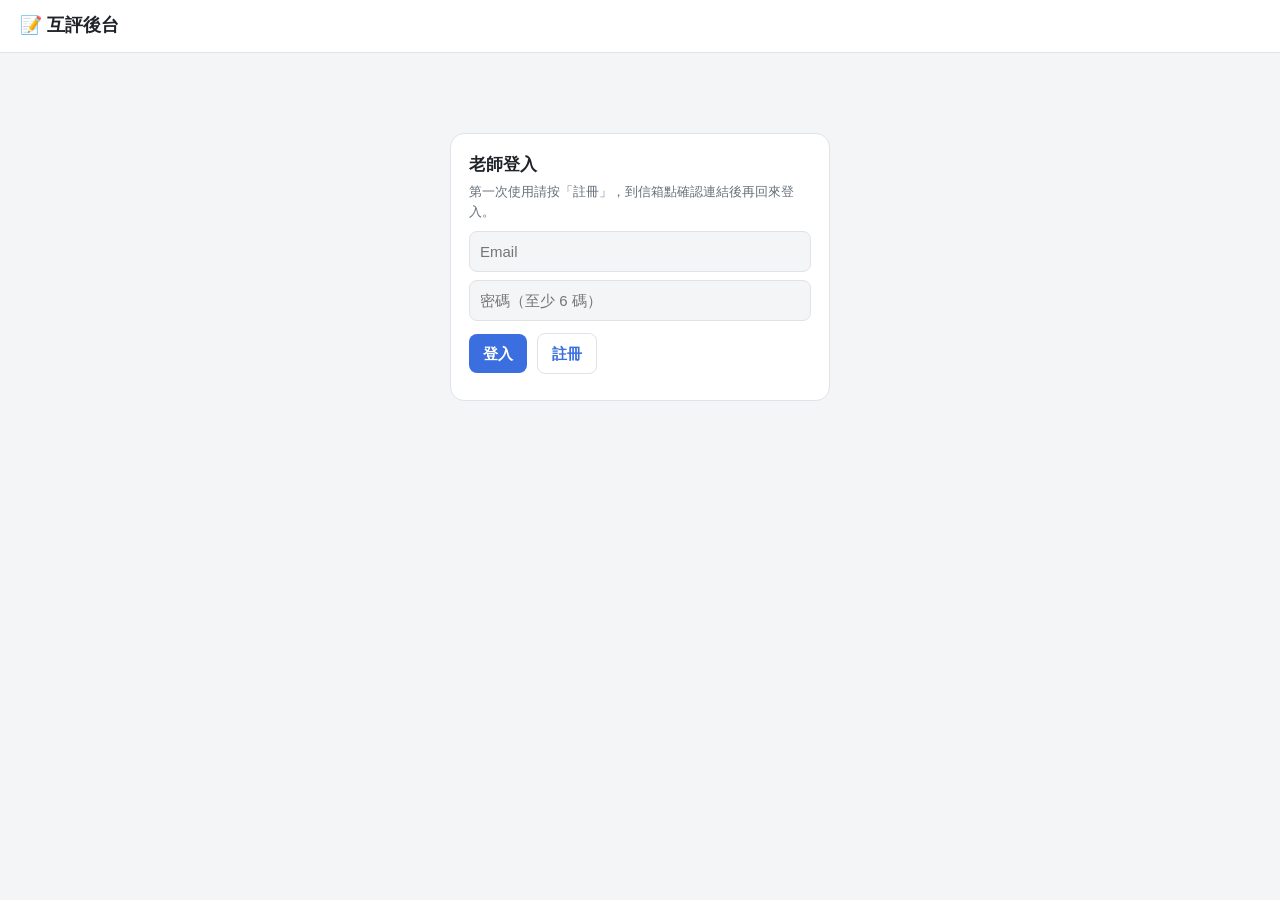
<file: peer-review/admin.html>
<!DOCTYPE html>
<html lang="zh-Hant">
<head>
<meta charset="UTF-8">
<meta name="viewport" content="width=device-width, initial-scale=1.0">
<title>互評後台</title>
<style>
* { box-sizing: border-box; margin: 0; padding: 0; }
:root {
  --bg: #f4f5f7; --card: #fff; --line: #dfe2e6; --text: #1f2328; --dim: #67707a;
  --accent: #3b6fe0; --accent-soft: #e8efff; --ok: #1f8a4c; --ok-soft: #e3f5ea; --warn: #b4540a; --warn-soft: #fff4e5; --err: #c62828;
}
@media (prefers-color-scheme: dark) {
  :root { --bg: #1d2023; --card: #2a2e32; --line: #3d4247; --text: #e8eaed; --dim: #9aa0a6;
          --accent: #6b9bff; --accent-soft: #23314f; --ok: #4cc27f; --ok-soft: #1e3a2a; --warn: #f0a050; --warn-soft: #3a2a14; --err: #ff6b6b; }
}
body { font-family: -apple-system, "Segoe UI", "Microsoft JhengHei", "PingFang TC", "Noto Sans TC", sans-serif;
       background: var(--bg); color: var(--text); line-height: 1.55; font-size: 15px; }
header { background: var(--card); border-bottom: 1px solid var(--line); padding: 12px 20px; display: flex; align-items: center; gap: 14px; flex-wrap: wrap; }
header h1 { font-size: 18px; }
header .sp { flex: 1; }
main { max-width: 1100px; margin: 0 auto; padding: 20px 16px 60px; }
h2 { font-size: 17px; margin-bottom: 4px; }
h3 { font-size: 15px; margin: 14px 0 6px; }
.sub { color: var(--dim); font-size: 13px; }
.card { background: var(--card); border: 1px solid var(--line); border-radius: 14px; padding: 18px; margin-top: 16px; }
input[type=text], input[type=email], input[type=password], input[type=number], textarea, select {
  font: inherit; color: var(--text); background: var(--bg); border: 1px solid var(--line); border-radius: 8px; padding: 8px 10px; }
textarea { width: 100%; min-height: 160px; font-family: ui-monospace, Menlo, Consolas, monospace; font-size: 13px; }
button { font: inherit; border: 0; border-radius: 8px; padding: 8px 14px; cursor: pointer; background: var(--accent); color: #fff; font-weight: 600; }
button.ghost { background: transparent; color: var(--accent); border: 1px solid var(--line); }
button.danger { background: transparent; color: var(--err); border: 1px solid var(--line); }
button.small { padding: 4px 10px; font-size: 13px; }
button:disabled { opacity: .45; cursor: default; }
.row { display: flex; gap: 10px; align-items: center; flex-wrap: wrap; }
.row + .row { margin-top: 10px; }
.err { color: var(--err); font-size: 14px; margin-top: 8px; white-space: pre-line; }
.okmsg { color: var(--ok); font-size: 14px; margin-top: 8px; }
.gchip { display: inline-block; color: #fff; font-weight: 800; padding: 5px 12px; border-radius: 9px; font-size: 15px; letter-spacing: .5px; line-height: 1.35; white-space: nowrap; }
.gchip.sm { font-size: 13px; padding: 2px 9px; border-radius: 7px; }
.hidden { display: none !important; }
.tabs { display: flex; gap: 6px; flex-wrap: wrap; margin-top: 16px; }
.tabs button { background: var(--card); color: var(--text); border: 1px solid var(--line); }
.tabs button.on { background: var(--accent); color: #fff; border-color: var(--accent); }
.ghost.small.on { color: var(--accent); border-color: var(--accent); font-weight: 600; }
table { border-collapse: collapse; width: 100%; font-size: 14px; }
th, td { border-bottom: 1px solid var(--line); padding: 7px 8px; text-align: left; vertical-align: top; }
th { color: var(--dim); font-weight: 600; font-size: 13px; white-space: nowrap; }
td.num, th.num { text-align: right; font-variant-numeric: tabular-nums; }
.tablewrap { overflow-x: auto; }
.pill { display: inline-block; font-size: 12px; font-weight: 600; padding: 2px 9px; border-radius: 99px; background: var(--accent-soft); color: var(--accent); }
.pill.ok { background: var(--ok-soft); color: var(--ok); }
.pill.warn { background: var(--warn-soft); color: var(--warn); }
.switch { display: inline-flex; align-items: center; gap: 8px; cursor: pointer; user-select: none; }
.bigopen { font-size: 17px; padding: 12px 22px; }
.bigopen.isopen { background: var(--ok); }
.acts { display: grid; grid-template-columns: repeat(auto-fill, minmax(240px, 1fr)); gap: 12px; margin-top: 12px; }
.act { background: var(--card); border: 1px solid var(--line); border-radius: 12px; padding: 14px; cursor: pointer; text-align: left; color: var(--text); font-weight: 400; }
.act:hover { border-color: var(--accent); }
.themes { display: grid; grid-template-columns: repeat(auto-fill, minmax(130px, 1fr)); gap: 10px; margin-top: 10px; }
.theme { padding: 0; border: 2px solid var(--line); border-radius: 12px; overflow: hidden; background: #fff; color: var(--text); font-weight: 600; text-align: center; }
.theme canvas { display: block; width: 100%; height: 84px; background: #f4f5f7; }
.theme span { display: block; padding: 6px 0; font-size: 14px; background: var(--card); }
.theme.on { border-color: var(--accent); box-shadow: 0 0 0 2px var(--accent); }
.actw { position: relative; display: grid; }
.actw .act { padding-right: 44px; }
.actw .actdel { position: absolute; top: 8px; right: 8px; padding: 4px 8px; }
.act b { display: block; font-size: 16px; margin-bottom: 4px; }
.critrow { display: grid; grid-template-columns: 28px 1fr auto; gap: 8px 10px; align-items: center; margin-top: 8px;
           border: 1px solid var(--line); border-radius: 12px; padding: 10px 12px; background: var(--card); }
.critrow:hover { border-color: color-mix(in srgb, var(--accent) 45%, var(--line)); }
.critrow input { width: 100%; }
.critrow .num { width: 24px; height: 24px; border-radius: 50%; background: var(--accent-soft, #e8efff); color: var(--accent); font-size: 12px; font-weight: 700; display: grid; place-items: center; }
.critrow .lbl { font-weight: 600; }
.critrow .meta { grid-column: 2 / 4; display: flex; gap: 8px; align-items: center; flex-wrap: wrap; }
.critrow .meta input { flex: 1; min-width: 180px; font-size: 13px; }
.critrow .acts { display: flex; gap: 4px; margin-left: auto; }
.reqsw { display: inline-flex; align-items: center; gap: 6px; font-size: 13px; color: var(--dim); cursor: pointer; white-space: nowrap; user-select: none; }
.critrow .reqsw input, .reqsw input { appearance: none; flex: none; min-width: 0; padding: 0; border: 0; width: 34px; height: 20px; border-radius: 99px; background: var(--line); position: relative; cursor: pointer; transition: background .15s; margin: 0; }
.reqsw input::after { content: ""; position: absolute; top: 2px; left: 2px; width: 16px; height: 16px; border-radius: 50%; background: #fff; transition: left .15s; box-shadow: 0 1px 2px rgba(0,0,0,.2); }
.reqsw input:checked { background: var(--accent); }
.reqsw input:checked::after { left: 16px; }
.reqsw input:checked + span { color: var(--accent); font-weight: 600; }
.ordlist { display: flex; flex-wrap: wrap; gap: 8px; margin-top: 12px; min-height: 40px; align-items: center; }
.ordlist .slot { display: inline-flex; align-items: center; gap: 6px; padding: 4px 6px 4px 4px; border: 1px solid var(--line); border-radius: 12px; background: var(--card); }
.ordlist .slot b { width: 22px; height: 22px; border-radius: 50%; background: var(--accent); color: #fff; font-size: 12px; display: grid; place-items: center; }
.ordlist .slot button { padding: 2px 6px; }
.ordlist .arrow { color: var(--dim); }
.ordpool { display: flex; flex-wrap: wrap; gap: 8px; margin-top: 12px; padding-top: 12px; border-top: 1px dashed var(--line); }
.ordpool button { padding: 0; background: none; border: 0; cursor: pointer; }
.pace { margin-top: 14px; padding-top: 12px; border-top: 1px dashed var(--line); }
.pace .reqsw { font-size: 15px; color: var(--text); font-weight: 600; }
.pace .sub { margin: 6px 0 8px; }
.ordlist .slot.live { border-color: var(--accent); box-shadow: 0 0 0 2px var(--accent-soft); }
.ordlist .slot .pill { font-size: 12px; }
.ordpool button:hover .gchip { filter: brightness(1.08); transform: translateY(-1px); }
.groups { display: grid; grid-template-columns: repeat(auto-fill, minmax(230px, 1fr)); gap: 12px; margin-top: 12px; }
.grp { border: 1px solid var(--line); border-radius: 12px; padding: 12px; }
.grp .code { font-family: ui-monospace, Menlo, Consolas, monospace; font-size: 20px; font-weight: 800; letter-spacing: 3px; color: var(--accent); }
.grp li { list-style: none; display: flex; justify-content: space-between; align-items: center; gap: 6px; padding: 3px 0; font-size: 14px; }
.share { display: flex; gap: 24px; align-items: center; flex-wrap: wrap; }
#qr svg, #qr img { width: 220px; height: 220px; background: #fff; padding: 10px; border-radius: 10px; }
.url { font-family: ui-monospace, Menlo, Consolas, monospace; font-size: 13px; word-break: break-all; }
.bar { height: 8px; background: var(--line); border-radius: 99px; overflow: hidden; min-width: 80px; }
td.prog { min-width: 84px; }
td.prog > span { display: block; white-space: nowrap; margin-bottom: 4px; }
td.prog .bar { min-width: 0; }
button.danger.small { padding: 6px 12px; font-size: 13px; }
.bar i { display: block; height: 100%; background: var(--ok); }
.comment { border-left: 3px solid var(--accent-soft); padding: 4px 10px; margin: 6px 0; font-size: 14px; white-space: pre-wrap; }
.comment .by { color: var(--dim); font-size: 12px; display: flex; align-items: center; gap: 8px; flex-wrap: wrap; margin-top: 2px; }
.comment .by button { margin-left: auto; padding: 2px 8px; }
.comment.hid .ctext { text-decoration: line-through; opacity: .5; }
.comment.hid { border-left-color: var(--line); }
.login { max-width: 380px; margin: 60px auto; }
.login input { width: 100%; margin-top: 8px; }
/* 列印：只印代碼小紙條 */
#slips { display: none; }
@media print {
  body { background: #fff; color: #000; }
  body > *:not(#slips) { display: none !important; }
  #slips { display: grid !important; grid-template-columns: 1fr 1fr; gap: 0; }
  .slip { border: 1px dashed #999; padding: 18px; text-align: center; page-break-inside: avoid; }
  .slip .c { font-family: ui-monospace, Menlo, Consolas, monospace; font-size: 30px; font-weight: 800; letter-spacing: 5px; margin: 6px 0; }
  .slip .t { font-size: 13px; color: #333; }
  .slip .g { font-size: 18px; font-weight: 800; margin-top: 2px; }
  .slip svg { width: 120px; height: 120px; display: block; margin: 6px auto 2px; }
  .slip .h { font-size: 11px; color: #555; }
}
</style>
</head>
<body>
<header>
  <h1>📝 互評後台</h1>
  <span class="sp"></span>
  <span class="sub" id="who"></span>
  <button class="ghost small hidden" id="btn-logout">登出</button>
</header>

<main>
  <!-- 登入 -->
  <section id="v-login" class="card login hidden">
    <h2>老師登入</h2>
    <p class="sub">第一次使用請按「註冊」，到信箱點確認連結後再回來登入。</p>
    <input type="email" id="email" placeholder="Email" autocomplete="username">
    <input type="password" id="password" placeholder="密碼（至少 6 碼）" autocomplete="current-password">
    <div class="row" style="margin-top:12px">
      <button id="btn-login">登入</button>
      <button class="ghost" id="btn-signup">註冊</button>
    </div>
    <p class="err" id="err-login"></p>
    <p class="okmsg" id="ok-login"></p>
  </section>

  <section id="v-noteacher" class="card hidden">
    <h2>帳號尚未開通</h2>
    <p>你已登入，但這個 email 還不在老師名單中。請把 email 告訴 JARVIS 開通後，重新整理此頁。</p>
  </section>

  <!-- 活動列表 -->
  <section id="v-list" class="hidden">
    <h2>互評活動</h2>
    <p class="sub">一個班的一次報告建立一個活動，例如「資料探勘・期中報告」。</p>
    <div class="row" style="margin-top:12px">
      <input type="text" id="new-title" placeholder="活動名稱" style="min-width:260px">
      <button id="btn-new">建立活動</button>
    </div>
    <div class="acts" id="acts"></div>
  </section>

  <!-- 單一活動 -->
  <section id="v-act" class="hidden">
    <div class="row">
      <button class="ghost small" id="btn-back">← 所有活動</button>
      <h2 id="act-title" style="margin:0"></h2>
    </div>
    <div class="row" style="margin-top:12px">
      <button class="bigopen" id="btn-open"></button>
      <span class="sub" id="open-hint"></span>
    </div>
    <div class="tabs" id="tabs">
      <button data-tab="setup" class="on">設定</button>
      <button data-tab="roster">名單與代碼</button>
      <button data-tab="share">發給學生</button>
      <button data-tab="progress">填寫進度</button>
      <button data-tab="results">成績</button>
    </div>

    <!-- ① 設定 -->
    <div id="t-setup">
      <div class="card">
        <h2>基本設定</h2>
        <div class="row" style="margin-top:10px">
          <label>名稱 <input type="text" id="s-title" style="min-width:260px"></label>
        </div>
        <div class="row">
          <label>評分量尺 1 到 <input type="number" id="s-scale" min="3" max="100" style="width:70px"> 分</label>
          <label>組內互評額外加分上限 <input type="number" id="s-bonus" min="0" step="0.5" style="width:70px"> 分</label>
          <label class="switch"><input type="checkbox" id="s-intra"> 啟用組內互評</label>
        </div>
        <div class="row">
          <label>組內加分依據 <select id="s-basis"><option value="pick">組內票選題的得票（例：最力推哪位組員）</option><option value="score">組員給的評分平均</option></select></label>
        </div>
        <div class="row"><button id="btn-save-basic">儲存</button><span class="okmsg" id="ok-basic"></span></div>
      </div>
      <div class="card">
        <h2>學生頁背景</h2>
        <p class="sub">學生輸入代碼後看到的背景。點一下就套用。</p>
        <div class="themes" id="themes"></div>
      </div>
      <div class="card" id="crit-card">
        <h2>評分面向</h2>
        <p class="sub">「分數」題用上方量尺；「填空」題可設為必填或選填；「票選」題讓學生從其他組（組間）或組員（組內）中選一個。已有學生送出評分後，請不要刪除面向，否則該面向的分數會遺失。</p>
        <h3>組間互評（評其他組）</h3>
        <div id="crit-inter"></div>
        <button class="ghost small" data-add="inter" style="margin-top:8px">＋ 新增面向</button>
        <h3>組內互評（評自己組員）</h3>
        <div id="crit-intra"></div>
        <button class="ghost small" data-add="intra" style="margin-top:8px">＋ 新增面向</button>
        <div class="row" style="margin-top:14px"><button id="btn-save-crit">儲存評分面向</button><span class="okmsg" id="ok-crit"></span></div>
        <p class="err" id="err-crit"></p>
      </div>
      <div class="card">
        <h2>刪除活動</h2>
        <p class="sub">會一併刪除這個活動的面向、名單、代碼與所有評分，刪除後無法復原。</p>
        <button class="danger" id="btn-del-act" style="margin-top:10px">🗑 刪除此活動</button>
      </div>
    </div>

    <!-- ② 名單 -->
    <div id="t-roster" class="hidden">
      <div class="card">
        <h2>匯入名單</h2>
        <p class="sub">直接上傳 <b>TronClass 匯出的分組 Excel</b>，或在下面直接打字：先寫一行「第1組」，下面每行一位組員（姓名後面可空一格加學號），接著再寫「第2組」⋯⋯。從 Excel 複製「組別、姓名、學號」三欄貼上也可以。匯入會<b>取代</b>目前的名單與代碼。</p>
        <div class="row" style="margin:6px 0 10px"><label class="ghost" style="display:inline-block;border:1px solid var(--line);border-radius:8px;padding:6px 12px;cursor:pointer;color:var(--accent);font-weight:600">📄 上傳 Excel 名單<input type="file" id="roster-file" accept=".xlsx,.csv,.txt" hidden></label><span class="sub">或在下面輸入</span></div>
        <textarea id="roster-text" placeholder="第1組&#10;王小明 B11001001&#10;李小華&#10;第2組&#10;陳大同"></textarea>
        <div class="row" style="margin-top:10px"><button id="btn-import">預覽</button><span class="sub" id="import-preview"></span></div>
        <div class="row hidden" id="import-confirm"><button id="btn-import-go">確定匯入</button></div>
        <p class="err" id="err-roster"></p>
      </div>
      <div class="card">
        <div class="row"><h2 style="margin:0">組別與代碼</h2><span class="sp" style="flex:1"></span><span class="sub" id="roster-time"></span><button class="ghost small" id="btn-roster-refresh">🔄 重新整理</button><button class="ghost small" id="btn-print">🖨 列印代碼紙條</button></div>
        <p class="sub">學生若換手機或選錯名字，按名字旁的「重設」即可重新選擇。</p>
        <div class="groups" id="groups"></div>
      </div>
    </div>

    <!-- ③ 發給學生 -->
    <div id="t-share" class="hidden">
      <div class="card">
        <h2>學生填寫網址</h2>
        <p class="sub">投影 QR code，學生掃描後輸入自己組的代碼。</p>
        <div class="share" style="margin-top:12px">
          <div id="qr"></div>
          <div>
            <p class="url" id="stu-url"></p>
            <div class="row" style="margin-top:10px"><button class="ghost small" id="btn-copy">複製網址</button><button class="ghost small" id="btn-print2">🖨 列印代碼紙條</button></div>
            <p class="sub" style="margin-top:10px">代碼一覽：</p>
            <div id="code-list" style="margin-top:6px"></div>
          </div>
        </div>
      </div>
    </div>

    <!-- ④ 進度 -->
    <div id="t-progress" class="hidden">
      <div class="card">
        <div class="row"><h2 style="margin:0">報告順序</h2><span style="flex:1"></span><button class="ghost small" id="btn-ord-clear">清除</button></div>
        <p class="sub">抽到哪一組，就依序點那一組。學生頁「評其他組」會照這個順序排，約 10 秒內自動更新。</p>
        <div class="ordlist" id="ord-done"></div>
        <div class="ordpool" id="ord-pool"></div>
        <div class="pace">
          <label class="reqsw"><input type="checkbox" id="pace-on"> 逐組開放組間評分</label>
          <p class="sub" id="pace-note"></p>
          <div class="row" id="pace-act"></div>
        </div>
      </div>
      <div class="card">
        <div class="row"><h2 style="margin:0">填寫進度</h2><span class="sub" id="prog-time"></span><span style="flex:1"></span><button class="ghost small" id="btn-prog-refresh">重新整理</button></div>
        <p class="sub">每 15 秒自動更新。只顯示各組有幾人完成，不顯示個人與分數。</p>
        <div class="tablewrap" style="margin-top:10px"><table id="prog-table"></table></div>
        <div class="row" style="margin-top:14px"><span style="flex:1"></span><button class="danger small" id="btn-prog-reset">清除全部評分，重新開始</button></div>
      </div>
    </div>

    <!-- ⑤ 成績 -->
    <div id="t-results" class="hidden">
      <div class="card">
        <div class="row">
          <h2 style="margin:0">組間成績</h2><span style="flex:1"></span>
          <label class="switch"><input type="checkbox" id="r-trim"> 去掉最高與最低分（評分人數 ≥ 5 時）</label>
          <button class="ghost small" id="btn-csv-inter">匯出 Excel（CSV）</button>
        </div>
        <p class="sub" id="r-inter-note"></p>
        <div class="tablewrap" style="margin-top:10px"><table id="r-inter"></table></div>
      </div>
      <div class="card" id="r-intra-card">
        <div class="row"><h2 style="margin:0">組內互評：額外加分</h2><span style="flex:1"></span><button class="ghost small" id="btn-csv-intra">匯出 Excel（CSV）</button></div>
        <p class="sub" id="r-intra-note"></p>
        <div class="tablewrap" style="margin-top:10px"><table id="r-intra"></table></div>
      </div>
      <div class="card">
        <div class="row"><h2 style="margin:0">需要留意的評分</h2><span style="flex:1"></span></div>
        <p class="sub">只檢查組間評分，評分者以「第幾組的同學 A、B」表示，不顯示姓名。勾選「排除」後，該份評分不列入上方計算（只影響畫面與匯出，不會刪除資料）。</p>
        <div class="tablewrap" style="margin-top:10px"><table id="r-flags"></table></div>
      </div>
      <div class="card">
        <div class="row"><h2 style="margin:0">文字回饋</h2><span style="flex:1"></span>
          <button class="ghost small" id="btn-csv-comments">匯出 Excel（CSV）</button></div>
        <div id="r-comments"></div>
      </div>
    </div>
  </section>
</main>
<div id="slips"></div>

<script src="../shared/vendor/supabase.js"></script>
<script src="../shared/vendor/qrcode.js"></script>
<script src="config.js"></script>
<script src="colors.js"></script>
<script src="themes.js"></script>
<script src="../shared/vendor/fflate.min.js"></script>
<script>
(() => {
  const db = supabase.createClient(PEER_CONFIG.supabaseUrl, PEER_CONFIG.supabaseKey);
  const $ = (id) => document.getElementById(id);
  const esc = (s) => String(s ?? '').replace(/[&<>"']/g, (c) => ({ '&': '&amp;', '<': '&lt;', '>': '&gt;', '"': '&quot;', "'": '&#39;' }[c]));
  const views = ['login', 'noteacher', 'list', 'act'];
  const view = (v) => views.forEach((x) => $('v-' + x).classList.toggle('hidden', x !== v));
  const fmt = (n, d = 2) => (n == null || isNaN(n) ? '—' : (+n).toFixed(d));
  const mean = (a) => (a.length ? a.reduce((s, x) => s + x, 0) / a.length : null);
  async function q(p) { const { data, error } = await p; if (error) throw error; return data; }
  function fail(e, el) { const m = e?.message || String(e); if (el) $(el).textContent = m; else alert(m); console.error(e); }

  // ── 登入 ──
  async function boot() {
    const { data: { session } } = await db.auth.getSession();
    if (!session) { $('who').textContent = ''; $('btn-logout').classList.add('hidden'); view('login'); return; }
    $('who').textContent = session.user.email;
    $('btn-logout').classList.remove('hidden');
    const ok = await q(db.rpc('is_teacher'));
    if (!ok) { view('noteacher'); return; }
    const want = new URLSearchParams(location.search).get('a');
    if (want) openAct(want); else loadList();
  }
  $('btn-login').onclick = async () => {
    $('err-login').textContent = ''; $('ok-login').textContent = '';
    const { error } = await db.auth.signInWithPassword({ email: $('email').value.trim(), password: $('password').value });
    if (error) { $('err-login').textContent = /confirm/i.test(error.message) ? '請先到信箱點確認連結' : /Invalid/i.test(error.message) ? 'Email 或密碼錯誤' : error.message; return; }
    boot();
  };
  $('password').addEventListener('keydown', (e) => { if (e.key === 'Enter') $('btn-login').click(); });
  $('btn-signup').onclick = async () => {
    $('err-login').textContent = ''; $('ok-login').textContent = '';
    const { data, error } = await db.auth.signUp({ email: $('email').value.trim(), password: $('password').value });
    if (error) { $('err-login').textContent = error.message; return; }
    if (data.session) boot();
    else $('ok-login').textContent = '已寄出確認信，請到信箱點連結（若跳到打不開的頁面也沒關係），再回來登入。';
  };
  $('btn-logout').onclick = async () => { await db.auth.signOut(); history.replaceState(null, '', location.pathname); boot(); };

  // ── 活動列表 ──
  async function loadList() {
    history.replaceState(null, '', location.pathname);
    stopPoll();
    view('list');
    const acts = await q(db.from('activities').select('id,title,is_open,created_at,groups(count)').order('created_at', { ascending: false }));
    $('acts').innerHTML = acts.length ? acts.map((a) => `<div class="actw"><button class="act" data-id="${a.id}"><b>${esc(a.title)}</b>
      <span class="pill ${a.is_open ? 'ok' : ''}">${a.is_open ? '評分中' : '未開放'}</span>
      <span class="sub">　${a.groups[0]?.count || 0} 組・${new Date(a.created_at).toLocaleDateString('zh-TW')}</span></button>
      <button class="danger small actdel" data-del-act="${a.id}" title="刪除這個活動">🗑</button></div>`).join('')
      : '<p class="sub" style="margin-top:8px">還沒有活動，先建立一個吧。</p>';
    $('acts').querySelectorAll('.act').forEach((b) => b.onclick = () => openAct(b.dataset.id));
    $('acts').querySelectorAll('[data-del-act]').forEach((b) => b.onclick = () => {
      const a = acts.find((x) => x.id === b.dataset.delAct); deleteActivity(a.id, a.title);
    });
  }
  // 刪除活動（列表與活動頁共用）：有學生評分時要再輸入一次名稱
  async function deleteActivity(id, title) {
    try {
      const groups = await q(db.from('groups').select('id, members(*)').eq('activity_id', id));
      const gids = groups.map((g) => g.id), mids = groups.flatMap((g) => g.members.map((m) => m.id));
      let n = 0;
      if (gids.length) n += (await q(db.from('inter_ratings').select('id').in('target_group_id', gids))).length;
      if (mids.length) n += (await q(db.from('intra_done').select('rater_id').in('rater_id', mids))).length
                         + (await q(db.from('pick_done').select('rater_id').in('rater_id', mids))).length;
      const warn = n ? `⚠ 這個活動已經有 ${n} 筆學生評分，刪除後全部消失。\n\n` : '';
      if (!confirm(`${warn}確定刪除「${title}」？名單、代碼與評分會一起刪除，無法復原。`)) return;
      if (n && prompt(`請輸入活動名稱「${title}」以確認刪除`) !== title) { alert('名稱不符，已取消'); return; }
      await q(db.from('activities').delete().eq('id', id));
      A.tab = 'setup'; loadList();
    } catch (e) { fail(e); }
  }
  $('btn-new').onclick = async () => {
    const title = $('new-title').value.trim();
    if (!title) { $('new-title').focus(); return; }
    try {
      const a = await q(db.from('activities').insert({ title }).select().single());
      // 預設面向，老師可再改
      const defs = [
        ...['內容完整度', '表達與台風', '簡報設計', '時間掌控', '回答提問'].map((label, i) => ({ kind: 'inter', position: i, label, qtype: 'score' })),
        { kind: 'inter', position: 5, label: '給這組的回饋', qtype: 'text', is_text: true },
        ...['參與程度', '貢獻度', '合作態度'].map((label, i) => ({ kind: 'intra', position: i, label, qtype: 'score' })),
        { kind: 'intra', position: 3, label: '組內最力推哪位組員？', description: '選一位這次最值得肯定的組員（不能選自己）', qtype: 'pick' },
        { kind: 'intra', position: 4, label: '給夥伴的一句話', qtype: 'text', is_text: true },
      ].map((c) => ({ description: '', is_text: false, required: false, ...c, activity_id: a.id })); // 每筆欄位要一致，否則批次新增會失敗
      await q(db.from('criteria').insert(defs));
      $('new-title').value = '';
      openAct(a.id);
    } catch (e) { fail(e); }
  };

  // ── 單一活動 ──
  const qt = (c) => c.qtype || (c.is_text ? 'text' : 'score');
  const hasRatings = () => A.inter.length || A.intraDone.length || A.pickDone.length;
  const TABS = ['setup', 'roster', 'share', 'progress', 'results'];
  const A = { act: null, crit: [], groups: [], members: [], inter: [], intraScores: [], intraDone: [], picks: [], pickDone: [], tab: 'setup', excluded: new Set() };
  async function openAct(id) {
    try {
      A.act = await q(db.from('activities').select('*').eq('id', id).single());
    } catch (e) { loadList(); return; }
    const urlTab = new URLSearchParams(location.search).get('t');
    if (TABS.includes(urlTab)) A.tab = urlTab;
    history.replaceState(null, '', '?a=' + id + (A.tab !== 'setup' ? '&t=' + A.tab : ''));
    A.excluded = new Set();
    view('act');
    await reload();
    setTab(A.tab);
  }
  async function reload() {
    const id = A.act.id;
    const [act, crit, groups] = await Promise.all([
      q(db.from('activities').select('*').eq('id', id).single()),
      q(db.from('criteria').select('*').eq('activity_id', id).order('position')),
      q(db.from('groups').select('*, members(*)').eq('activity_id', id).order('position')),
    ]);
    A.act = act; A.crit = crit;
    A.groups = groups.map((g) => ({ ...g, members: g.members.sort((a, b) => a.position - b.position) }));
    A.members = A.groups.flatMap((g) => g.members.map((m) => ({ ...m, group: g })));
    await reloadRatings();
    renderHeader();
  }
  async function reloadRatings() {
    const gids = A.groups.map((g) => g.id), mids = A.members.map((m) => m.id);
    const cids = A.crit.map((c) => c.id);
    if (!gids.length) { A.inter = []; A.intraScores = []; A.intraDone = []; A.picks = []; A.pickDone = []; return; }
    [A.inter, A.intraScores, A.intraDone, A.picks, A.pickDone] = await Promise.all([
      q(db.from('inter_ratings').select('*').in('target_group_id', gids)),
      mids.length ? q(db.from('intra_scores').select('*').in('target_member_id', mids)) : [],
      mids.length ? q(db.from('intra_done').select('*').in('rater_id', mids)) : [],
      cids.length ? q(db.from('pick_votes').select('*').in('criterion_id', cids)) : [],
      mids.length ? q(db.from('pick_done').select('*').in('rater_id', mids)) : [],
    ]);
  }
  function renderHeader() {
    $('act-title').textContent = A.act.title;
    const o = A.act.is_open;
    $('btn-open').textContent = o ? '● 評分進行中（按此關閉）' : '開放學生評分';
    $('btn-open').classList.toggle('isopen', o);
    $('open-hint').textContent = o ? '學生現在可以送出評分' : '關閉時學生看得到題目，但無法送出';
  }
  $('btn-open').onclick = async () => {
    const to = !A.act.is_open;
    if (to && !A.groups.length) { alert('請先到「名單與代碼」匯入名單'); return; }
    if (!to && !confirm('確定關閉評分？學生將無法再送出。')) return;
    try { await q(db.from('activities').update({ is_open: to }).eq('id', A.act.id)); A.act.is_open = to; renderHeader(); }
    catch (e) { fail(e); }
  };
  $('btn-back').onclick = loadList;
  $('btn-del-act').onclick = () => deleteActivity(A.act.id, A.act.title);
  $('tabs').querySelectorAll('button').forEach((b) => b.onclick = () => setTab(b.dataset.tab));
  function setTab(t) {
    A.tab = t;
    history.replaceState(null, '', '?a=' + A.act.id + (t !== 'setup' ? '&t=' + t : ''));
    $('tabs').querySelectorAll('button').forEach((b) => b.classList.toggle('on', b.dataset.tab === t));
    for (const x of TABS) $('t-' + x).classList.toggle('hidden', x !== t);
    stopPoll();
    ({ setup: renderSetup, roster: renderRoster, share: renderShare, progress: startPoll, results: async () => { await reloadRatings(); renderResults(); } })[t]();
  }

  // ① 設定
  let critDraft = { inter: [], intra: [] };
  function renderSetup() {
    $('s-title').value = A.act.title; $('s-scale').value = A.act.scale_max; $('s-bonus').value = A.act.bonus_max; $('s-intra').checked = A.act.intra_enabled; $('s-basis').value = A.act.bonus_basis || 'pick';
    drawThemes();
    critDraft = { inter: A.crit.filter((c) => c.kind === 'inter').map((c) => ({ ...c })), intra: A.crit.filter((c) => c.kind === 'intra').map((c) => ({ ...c })) };
    drawCrit();
  }
  let themeStops = [];
  function drawThemes() {
    themeStops.forEach((f) => f()); themeStops = [];
    const cur = A.act.theme || 'plain';
    $('themes').innerHTML = Object.entries(PEER_THEMES).map(([k, t]) => `<button class="theme ${k === cur ? 'on' : ''}" data-theme="${k}"><canvas></canvas><span>${k === cur ? '✓ ' : ''}${esc(t.label)}</span></button>`).join('');
    $('themes').querySelectorAll('.theme').forEach((b) => {
      themeStops.push(playTheme(b.dataset.theme, b.querySelector('canvas')));
      b.onclick = async () => {
        try { A.act = await q(db.from('activities').update({ theme: b.dataset.theme }).eq('id', A.act.id).select().single()); drawThemes(); }
        catch (e) { fail(e); }
      };
    });
  }
  function drawCrit() {
    for (const kind of ['inter', 'intra']) {
      $('crit-' + kind).innerHTML = critDraft[kind].map((c, i) => `
        <div class="critrow" data-kind="${kind}" data-i="${i}">
          <span class="num">${i + 1}</span>
          <input type="text" class="lbl" data-f="label" value="${esc(c.label)}" placeholder="面向名稱">
          <select data-f="qtype">${[['score', '分數'], ['text', '填空'], ['pick', '票選']].map(([v, t]) => `<option value="${v}" ${qt(c) === v ? 'selected' : ''}>${t}</option>`).join('')}</select>
          <div class="meta">
            <input type="text" data-f="description" value="${esc(c.description || '')}" placeholder="說明（選填，學生會看到）">
            ${qt(c) === 'text' ? `<label class="reqsw" title="學生一定要填才能送出"><input type="checkbox" data-req ${c.required ? 'checked' : ''}><span>必填</span></label>` : ''}
            <span class="acts"><button class="ghost small" data-mv="-1" title="上移">↑</button><button class="ghost small" data-mv="1" title="下移">↓</button><button class="danger small" data-del title="刪除">✕</button></span>
          </div>
        </div>`).join('') || '<p class="sub">（沒有面向）</p>';
    }
    document.querySelectorAll('.critrow').forEach((row) => {
      const list = critDraft[row.dataset.kind], i = +row.dataset.i;
      row.querySelectorAll('[data-f]').forEach((inp) => inp.oninput = inp.onchange = () => {
        list[i][inp.dataset.f] = inp.value;
        if (inp.dataset.f === 'qtype' && inp.type !== 'text') drawCrit();
      });
      const req = row.querySelector('[data-req]');
      if (req) req.onchange = () => { list[i].required = req.checked; };
      row.querySelectorAll('[data-mv]').forEach((b) => b.onclick = () => {
        const j = i + +b.dataset.mv; if (j < 0 || j >= list.length) return;
        [list[i], list[j]] = [list[j], list[i]]; drawCrit();
      });
      row.querySelector('[data-del]').onclick = () => { list.splice(i, 1); drawCrit(); };
    });
  }
  document.querySelectorAll('[data-add]').forEach((b) => b.onclick = () => { critDraft[b.dataset.add].push({ label: '', description: '', qtype: 'score' }); drawCrit(); });
  $('btn-save-basic').onclick = async () => {
    const patch = { title: $('s-title').value.trim() || A.act.title, scale_max: Math.max(3, Math.min(100, parseInt($('s-scale').value) || 5)),
                    bonus_max: Math.max(0, parseFloat($('s-bonus').value) || 0), intra_enabled: $('s-intra').checked, bonus_basis: $('s-basis').value };
    if (patch.scale_max !== A.act.scale_max && hasRatings() && !confirm('已經有學生送出評分，改變量尺會讓新舊分數標準不一致。確定要改嗎？')) return;
    try { A.act = await q(db.from('activities').update(patch).eq('id', A.act.id).select().single()); renderHeader(); renderSetup();
          $('ok-basic').textContent = '已儲存'; setTimeout(() => $('ok-basic').textContent = '', 2000); }
    catch (e) { fail(e); }
  };
  $('btn-save-crit').onclick = async () => {
    $('err-crit').textContent = '';
    const all = [...critDraft.inter.map((c, i) => ({ ...c, kind: 'inter', position: i })), ...critDraft.intra.map((c, i) => ({ ...c, kind: 'intra', position: i }))];
    if (all.some((c) => !String(c.label).trim())) { $('err-crit').textContent = '有面向沒有名稱'; return; }
    const keep = new Set(all.filter((c) => c.id).map((c) => c.id));
    const removed = A.crit.filter((c) => !keep.has(c.id));
    if (removed.length && hasRatings() && !confirm(`已經有學生送出評分，刪除「${removed.map((c) => c.label).join('、')}」會讓這些分數不再計算。確定嗎？`)) return;
    try {
      if (removed.length) await q(db.from('criteria').delete().in('id', removed.map((c) => c.id)));
      const rows = all.map((c) => ({ ...(c.id ? { id: c.id } : {}), activity_id: A.act.id, kind: c.kind, position: c.position,
                                     label: c.label.trim(), description: (c.description || '').trim(), qtype: qt(c), is_text: qt(c) === 'text', required: qt(c) === 'text' && !!c.required }));
      const upd = rows.filter((r) => r.id), ins = rows.filter((r) => !r.id);
      if (upd.length) await q(db.from('criteria').upsert(upd));
      if (ins.length) await q(db.from('criteria').insert(ins));
      await reload(); renderSetup();
      $('ok-crit').textContent = '已儲存'; setTimeout(() => $('ok-crit').textContent = '', 2000);
    } catch (e) { fail(e, 'err-crit'); }
  };

  // ② 名單
  const CODE_CHARS = 'ABCDEFGHJKLMNPQRSTUVWXYZ23456789';
  function newCode() { const a = new Uint8Array(6); crypto.getRandomValues(a); return Array.from(a, (b) => CODE_CHARS[b % CODE_CHARS.length]).join(''); }
  function groupName(raw) { const s = raw.trim(); const n = s.match(/^(?:第|組|group)?\s*(\d+)\s*組?$/i); return n ? `第 ${+n[1]} 組` : s; }
  let parsed = null;
  // 支援三種寫法：
  // (1) 一行一人：組別、姓名、學號（可省略），用 Tab、逗號或空白隔開
  // (2) 手打分段：先寫一行「第1組」，下面每行一位組員（可加學號）
  // (3) TronClass 專題分組匯出：組名列（帳號欄放組名、成員數欄放人數）後面接「學號、姓名」
  const isNo = (t) => /^[A-Za-z]{0,2}\d{6,}[A-Za-z]?$/.test(t);
  const isGroup = (t) => /^\d{1,2}$/.test(t) || /^第\s*[\d一二三四五六七八九十]+\s*組$/.test(t) || /^(組|group)\s*\d+$/i.test(t) || /^\d{1,2}\s*組$/.test(t);
  function parseRoster(rows) {
    const groups = []; const bad = []; let cur = null;
    const getGroup = (name) => { let g = groups.find((x) => x.name === name); if (!g) { g = { name, members: [] }; groups.push(g); } return g; };
    const addMember = (toks) => {
      const no = toks.find(isNo) || ''; const name = toks.find((t) => t !== no) || '';
      if (name) cur.members.push({ name, student_no: no });
      else if (no && cur.members.length && !cur.members.at(-1).student_no) cur.members.at(-1).student_no = no;
    };
    rows.forEach((raw, i) => {
      const c = raw.map((x) => String(x ?? '').trim());
      const t = c.filter(Boolean);
      if (!t.length) return;
      if (t.some((x) => /^(姓名|學號)$/.test(x))) return; // 標題列
      if (c[0] && !c[1] && /^\d+$/.test(c[2] || '')) { // TronClass 組名列
        cur = getGroup(c[0].includes('、') ? `第 ${groups.length + 1} 組` : c[0]); return;
      }
      if (isGroup(t[0])) { cur = getGroup(groupName(t[0].replace(/\s+/g, ''))); if (t.length > 1) addMember(t.slice(1)); return; }
      if (cur) { addMember(t); return; }
      bad.push(i + 1);
    });
    return { groups: groups.filter((g) => g.members.length), bad };
  }
  const textRows = (text) => text.split(/\r?\n/).map((l) => (l.includes('\t') ? l.split('\t') : l.split(/[,，\s\u3000]+/)));
  // 讀 .xlsx：解壓後讀第一張工作表（不需要大型試算表函式庫）
  async function readXlsx(file) {
    const files = fflate.unzipSync(new Uint8Array(await file.arrayBuffer()));
    const xml = (path) => files[path] && new DOMParser().parseFromString(new TextDecoder().decode(files[path]), 'application/xml');
    const shared = [...(xml('xl/sharedStrings.xml')?.getElementsByTagName('si') || [])].map((si) => [...si.getElementsByTagName('t')].map((t) => t.textContent).join(''));
    const sheetPath = Object.keys(files).filter((k) => /^xl\/worksheets\/sheet\d+\.xml$/.test(k)).sort()[0];
    const doc = xml(sheetPath); if (!doc) throw new Error('讀不到工作表');
    const colIdx = (ref) => { let n = 0; for (const ch of ref.replace(/\d+/g, '')) n = n * 26 + ch.charCodeAt(0) - 64; return n - 1; };
    return [...doc.getElementsByTagName('row')].map((row) => {
      const out = [];
      for (const cell of row.getElementsByTagName('c')) {
        const t = cell.getAttribute('t'), v = cell.getElementsByTagName('v')[0]?.textContent ?? '';
        out[colIdx(cell.getAttribute('r'))] = t === 's' ? shared[+v] : t === 'inlineStr' ? [...cell.getElementsByTagName('t')].map((x) => x.textContent).join('') : v;
      }
      return Array.from(out, (x) => x ?? '');
    });
  }
  function showPreview() {
    const n = parsed.groups.reduce((s, g) => s + g.members.length, 0);
    $('import-preview').innerHTML = parsed.groups.length
      ? `${parsed.groups.length} 組、${n} 人：` + parsed.groups.map((g, i) => `${groupChip(g.name, i, 'sm')}<span class="sub">×${g.members.length}</span>`).join(' ') : '';
    $('err-roster').textContent = parsed.bad.length ? `第 ${parsed.bad.join('、')} 行不知道是哪一組，已略過。請在名字上方先寫一行組別，例如「第1組」。` : (parsed.groups.length ? '' : '沒有讀到名單。請先寫一行組別（例如「第1組」），下面再寫組員姓名。');
    $('import-confirm').classList.toggle('hidden', !parsed.groups.length);
  }
  $('roster-file').onchange = async (e) => {
    const f = e.target.files[0]; if (!f) return;
    try {
      const rows = /\.xlsx$/i.test(f.name) ? await readXlsx(f) : textRows(await f.text());
      parsed = parseRoster(rows);
      $('roster-text').value = rows.map((r) => r.join('\t')).join('\n');
      showPreview();
    } catch (err) { $('err-roster').textContent = '讀檔失敗：' + err.message; }
    e.target.value = '';
  };
  $('btn-import').onclick = () => {
    $('err-roster').textContent = '';
    parsed = parseRoster(textRows($('roster-text').value));
    showPreview();
  };
  $('btn-import-go').onclick = async () => {
    if (!parsed?.groups.length) return;
    if (A.groups.length && !confirm(hasRatings()
        ? '⚠ 已經有學生送出評分！匯入新名單會刪除所有評分與舊代碼，確定嗎？'
        : '匯入會取代目前的名單，並產生新的代碼。確定嗎？')) return;
    try {
      if (A.groups.length) await q(db.from('groups').delete().eq('activity_id', A.act.id));
      for (const [gi, g] of parsed.groups.entries()) {
        let row, tries = 0;
        while (!row) {
          const { data, error } = await db.from('groups').insert({ activity_id: A.act.id, position: gi, name: g.name, code: newCode() }).select().single();
          if (!error) row = data; else if (error.code !== '23505' || ++tries > 5) throw error;
        }
        await q(db.from('members').insert(g.members.map((m, mi) => ({ group_id: row.id, position: mi, name: m.name, student_no: m.student_no }))));
      }
      $('roster-text').value = ''; $('import-preview').textContent = ''; $('import-confirm').classList.add('hidden'); parsed = null;
      await reload(); renderRoster();
    } catch (e) { fail(e, 'err-roster'); }
  };
  $('btn-roster-refresh').onclick = async () => {
    const b = $('btn-roster-refresh'); b.disabled = true;
    try { await reload(); renderRoster(); } catch (e) { fail(e); } finally { b.disabled = false; }
  };
  function renderRoster() {
    const nOn = A.members.filter((m) => m.claim_token).length;
    $('roster-time').textContent = A.members.length ? `已綁定 ${nOn}/${A.members.length}・${new Date().toLocaleTimeString('zh-TW', { hour: '2-digit', minute: '2-digit', second: '2-digit' })} 更新　` : '';
    $('groups').innerHTML = A.groups.map((g) => `<div class="grp" style="border-top:5px solid ${groupColor(g.position)}"><div class="row" style="justify-content:space-between">${groupChip(g.name, g.position)}<span class="code">${esc(g.code)}</span></div>
      <ul style="margin-top:6px">${g.members.map((m) => `<li><span>${esc(m.name)} <span class="sub">${esc(m.student_no)}</span></span>
        <span>${m.claim_token ? `<span class="pill ok">已綁定</span> <button class="ghost small" data-reset="${m.id}">重設</button>` : '<span class="sub">未登入</span>'}${A.act.inter_paced ? ` <button class="ghost small ${m.makeup ? 'on' : ''}" data-makeup="${m.id}" title="不受逐組開放與晚到限制">${m.makeup ? '✓ 可補評' : '補評'}</button>` : ''}</span></li>`).join('')}</ul></div>`).join('')
      || '<p class="sub">還沒有名單，請在上方貼上。</p>';
    $('groups').querySelectorAll('[data-reset]').forEach((b) => b.onclick = async () => {
      const m = A.members.find((x) => x.id === b.dataset.reset);
      if (!confirm(`重設「${m.name}」的手機綁定？之後他可以在任何手機重新選自己的名字（已送出的評分會保留）。`)) return;
      try { await q(db.from('members').update({ claim_token: null }).eq('id', m.id)); await reload(); renderRoster(); } catch (e) { fail(e); }
    });
    $('groups').querySelectorAll('[data-makeup]').forEach((b) => b.onclick = async () => {
      const m = A.members.find((x) => x.id === b.dataset.makeup);
      if (!m.makeup && !confirm(`讓「${m.name}」補評？他可以評所有組別，不受逐組開放與晚到限制（例：公假、手機出狀況）。`)) return;
      try { await q(db.from('members').update({ makeup: !m.makeup }).eq('id', m.id)); await reload(); renderRoster(); } catch (e) { fail(e); }
    });
  }

  // ③ 發給學生
  const studentUrl = () => PEER_CONFIG.studentUrl || new URL('index.html', location.href).href;
  function renderShare() {
    const url = studentUrl();
    $('stu-url').textContent = url;
    const qr = qrcode(0, 'M'); qr.addData(url); qr.make();
    $('qr').innerHTML = qr.createSvgTag({ cellSize: 6, margin: 2, scalable: true });
    $('code-list').innerHTML = A.groups.length ? `<table>${A.groups.map((g) => `<tr><td>${groupChip(g.name, g.position, 'sm')}</td><td><b style="font-family:monospace;font-size:17px;letter-spacing:2px">${esc(g.code)}</b></td></tr>`).join('')}</table>`
      : '<p class="sub">還沒有名單</p>';
  }
  $('btn-copy').onclick = () => navigator.clipboard.writeText(studentUrl()).then(() => { $('btn-copy').textContent = '已複製 ✓'; setTimeout(() => $('btn-copy').textContent = '複製網址', 1500); });
  function printSlips() {
    if (!A.groups.length) { alert('還沒有名單'); return; }
    // 每張紙條：組名、代碼、QR code（掃描後直接帶入這組的代碼）。不印網址
    const url = studentUrl();
    $('slips').innerHTML = A.groups.flatMap((g) => g.members.length ? [g] : []).map((g) => {
      const qr = qrcode(0, 'M'); qr.addData(url + (url.includes('?') ? '&' : '?') + 'code=' + encodeURIComponent(g.code)); qr.make();
      return `<div class="slip"><div class="t">${esc(A.act.title)}</div><div class="g">${esc(g.name)}</div>${qr.createSvgTag({ cellSize: 4, margin: 1, scalable: true })}<div class="c">${esc(g.code)}</div><div class="h">掃描 QR code，或在評分頁輸入代碼</div></div>`;
    }).join('');
    window.print();
  }
  $('btn-print').onclick = printSlips; $('btn-print2').onclick = printSlips;

  // 報告順序：課堂抽籤後依序點選
  function renderOrder() {
    const done = A.groups.filter((g) => g.report_order).sort((a, b) => a.report_order - b.report_order);
    const pool = A.groups.filter((g) => !g.report_order);
    const paced = !!A.act.inter_paced;
    $('ord-done').innerHTML = done.length ? done.map((g, i) => `${i ? '<span class="arrow">→</span>' : ''}<span class="slot ${paced && g.inter_opened_at ? 'live' : ''}"><b>${i + 1}</b>${groupChip(g.name, g.position, 'sm')}${paced && g.inter_opened_at ? `<span class="pill ok">已開放 ${new Date(g.inter_opened_at).toLocaleTimeString('zh-TW', { hour: '2-digit', minute: '2-digit' })}</span><button class="ghost small" data-unopen="${g.id}" title="撤回開放">↶</button>` : `<button class="ghost small" data-unord="${g.id}" title="移回未排">✕</button>`}</span>`).join('')
      : '<span class="sub">還沒排。下面點選第一個報告的組別。</span>';
    $('ord-pool').innerHTML = pool.length ? pool.map((g) => `<button data-ord="${g.id}" title="排在下一個">${groupChip(g.name, g.position)}</button>`).join('')
      : '<span class="sub">全部排好了 ✓</span>';
    $('ord-pool').querySelectorAll('[data-ord]').forEach((b) => b.onclick = () => saveOrder([...done.map((g) => g.id), b.dataset.ord]));
    $('ord-done').querySelectorAll('[data-unord]').forEach((b) => b.onclick = () => saveOrder(done.map((g) => g.id).filter((id) => id !== b.dataset.unord)));
    $('ord-done').querySelectorAll('[data-unopen]').forEach((b) => b.onclick = () => {
      const g = A.groups.find((x) => x.id === b.dataset.unopen);
      if (confirm(`撤回「${g.name}」的開放？已送出的評分會保留，之後重新開放時，開放時間以新的為準。`)) setOpened(g, null);
    });
    // 逐組開放
    $('pace-on').checked = paced;
    $('pace-note').textContent = paced
      ? '每組開始報告時按下方按鈕，學生約 10 秒內就能評那一組，之後一直可評到妳結束評分。下一組開放時，前一組才算報告結束；在那之後才選名字的同學，不評那一組（可在「名單」為個別同學開補評）。組內互評不受影響。'
      : '開啟後，組間評分要等妳按下開放才能評；建議上課一開始先請全班掃碼選名字。';
    const next = paced ? done.find((g) => !g.inter_opened_at) : null;
    $('pace-act').innerHTML = !paced ? ''
      : !done.length ? '<span class="sub">請先排好報告順序。</span>'
      : next ? `<button id="btn-open-next">▶ 開放第 ${next.report_order} 個報告：${esc(next.name)}</button>`
      : '<span class="sub">已依序開放全部組別 ✓</span>';
    if (next) $('btn-open-next').onclick = () => setOpened(next, new Date().toISOString());
  }
  $('pace-on').onchange = async (e) => {
    try { A.act = await q(db.from('activities').update({ inter_paced: e.target.checked }).eq('id', A.act.id).select().single()); renderOrder(); }
    catch (err) { e.target.checked = !e.target.checked; fail(err); }
  };
  async function setOpened(g, at) {
    try { await q(db.from('groups').update({ inter_opened_at: at }).eq('id', g.id)); g.inter_opened_at = at; renderOrder(); }
    catch (e) { fail(e); }
  }
  async function saveOrder(ids) {
    try {
      await Promise.all(A.groups.map((g) => {
        const o = ids.indexOf(g.id) + 1 || null;
        return o === (g.report_order || null) ? null : q(db.from('groups').update({ report_order: o }).eq('id', g.id));
      }));
      A.groups.forEach((g) => { g.report_order = ids.indexOf(g.id) + 1 || null; });
      renderOrder();
    } catch (e) { fail(e); }
  }
  $('btn-ord-clear').onclick = () => { if (confirm('清除報告順序？')) saveOrder([]); };

  // 清除全部評分（試跑後重來）：評分、投票、手機綁定、到場時間、逐組開放都歸零；名單、代碼、面向、報告順序保留
  $('btn-prog-reset').onclick = async () => {
    const n = A.inter.length + A.intraDone.length + A.pickDone.length;
    if (!confirm(`清除「${A.act.title}」的全部評分？\n\n會一起清掉：${n} 筆評分與投票、所有手機綁定（同學要重新選名字）、逐組開放紀錄。\n會保留：名單、代碼、評分面向、報告順序。\n\n無法復原。`)) return;
    if (n && prompt(`請輸入活動名稱「${A.act.title}」以確認清除`) !== A.act.title) { alert('名稱不符，已取消'); return; }
    const gids = A.groups.map((g) => g.id), mids = A.members.map((m) => m.id), cids = A.crit.map((c) => c.id);
    try {
      if (gids.length) await q(db.from('inter_ratings').delete().in('target_group_id', gids));
      if (mids.length) {
        await q(db.from('intra_scores').delete().in('target_member_id', mids));
        await q(db.from('intra_done').delete().in('rater_id', mids));
        await q(db.from('pick_done').delete().in('rater_id', mids));
        await q(db.from('members').update({ claim_token: null, arrived_at: null }).in('id', mids));
      }
      if (cids.length) await q(db.from('pick_votes').delete().in('criterion_id', cids));
      if (gids.length) await q(db.from('groups').update({ inter_opened_at: null }).in('id', gids));
      await reload(); renderOrder(); await refreshProgress(); $('prog-time').textContent = '已清除，可以重新開始';
    } catch (e) { fail(e); }
  };

  // ④ 進度（只看各組完成人數，不顯示個人）
  let pollTimer = null;
  function stopPoll() { clearInterval(pollTimer); pollTimer = null; }
  async function startPoll() { renderOrder(); await refreshProgress(); pollTimer = setInterval(() => { if (!document.hidden) refreshProgress(); }, 15000); }
  $('btn-prog-refresh').onclick = refreshProgress;
  async function refreshProgress() {
    try { await reloadRatings(); } catch (e) { $('prog-time').textContent = '更新失敗：' + e.message; return; }
    $('prog-time').textContent = '更新於 ' + new Date().toLocaleTimeString('zh-TW');
    const G = A.groups.length, intraOn = A.act.intra_enabled && A.crit.some((c) => c.kind === 'intra');
    const interScore = A.crit.some((c) => c.kind === 'inter' && qt(c) === 'score'), intraScore = A.crit.some((c) => c.kind === 'intra' && qt(c) === 'score');
    const picksI = A.crit.filter((c) => c.kind === 'inter' && qt(c) === 'pick'), picksN = A.crit.filter((c) => c.kind === 'intra' && qt(c) === 'pick');
    const interBy = countBy(A.inter, 'rater_id'), intraBy = countBy(A.intraDone, 'rater_id'), pickBy = countBy(A.pickDone, 'rater_id');
    const pickOf = (m, list) => A.pickDone.filter((p) => p.rater_id === m.id && list.some((c) => c.id === p.criterion_id)).length;
    const rows = A.groups.map((g) => {
      const n = g.members.length;
      const interDone = g.members.filter((m) => (!interScore || (interBy[m.id] || 0) >= G - 1) && pickOf(m, picksI) >= picksI.length).length;
      const interAny = g.members.filter((m) => (interBy[m.id] || 0) > 0).length;
      const intraDoneN = g.members.filter((m) => (!intraScore || (intraBy[m.id] || 0) >= n - 1) && pickOf(m, picksN) >= picksN.length).length;
      const recv = A.inter.filter((r) => r.target_group_id === g.id).length;
      const possible = A.members.filter((m) => m.group.id !== g.id).length;
      const pct = (a, b) => (b ? Math.round(a / b * 100) : 0);
      return `<tr><td>${groupChip(g.name, g.position, 'sm')}</td>
        <td class="prog"><span>${interDone}/${n} 人</span><div class="bar"><i style="width:${pct(interDone, n)}%"></i></div>${interAny > interDone ? `<div class="sub" style="font-size:12px">${interAny - interDone} 人進行中</div>` : ''}</td>
        ${intraOn ? `<td class="prog"><span>${intraDoneN}/${n} 人</span><div class="bar"><i style="width:${pct(intraDoneN, n)}%"></i></div></td>` : ''}
        <td class="num sub">${recv}/${possible}</td></tr>`;
    }).join('');
    $('prog-table').innerHTML = `<tr><th>組別</th><th>組間完成</th>${intraOn ? '<th>組內完成</th>' : ''}<th class="num">收到評分</th></tr>${rows}`;
  }
  function countBy(arr, k) { const o = {}; arr.forEach((r) => o[r[k]] = (o[r[k]] || 0) + 1); return o; }

  // ⑤ 成績
  $('r-trim').onchange = renderResults;
  function scoredCrit(kind) { return A.crit.filter((c) => c.kind === kind && qt(c) === 'score'); }
  function ratingAvg(r, crits) { const v = crits.map((c) => r.scores[c.id]).filter((x) => typeof x === 'number'); return mean(v); }
  function trimmed(vals) {
    if (!$('r-trim').checked || vals.length < 5) return vals;
    const s = [...vals].sort((a, b) => a - b); return s.slice(1, -1);
  }
  function votesFor(c, key, id) { return A.picks.filter((p) => p.criterion_id === c.id && p[key] === id).length; }
  function computeInter() {
    const crits = scoredCrit('inter'), max = A.act.scale_max;
    return A.groups.map((g) => {
      const rs = A.inter.filter((r) => r.target_group_id === g.id && !A.excluded.has(r.rater_id));
      const per = crits.map((c) => mean(trimmed(rs.map((r) => r.scores[c.id]).filter((x) => typeof x === 'number'))));
      const avg = mean(trimmed(rs.map((r) => ratingAvg(r, crits)).filter((x) => x != null)));
      const raterGroups = new Set(rs.map((r) => A.members.find((m) => m.id === r.rater_id)?.group.id));
      return { g, n: rs.length, groupsRated: raterGroups.size, per, avg, score100: avg == null ? null : avg / max * 100 };
    });
  }
  function bonusPick() { return A.crit.find((c) => c.kind === 'intra' && qt(c) === 'pick'); }
  function computeIntra() {
    const crits = scoredCrit('intra'), max = A.act.scale_max, bonusMax = +A.act.bonus_max, pc = bonusPick();
    const byVotes = A.act.bonus_basis === 'pick' && pc;
    return A.members.map((m) => {
      const rs = A.intraScores.filter((r) => r.target_member_id === m.id);
      const avg = mean(rs.map((r) => ratingAvg(r, crits)).filter((x) => x != null));
      const votes = pc ? votesFor(pc, 'target_member_id', m.id) : null;
      const voters = m.group.members.length - 1;
      const bonus = byVotes ? (voters ? votes / voters * bonusMax : 0) : (avg == null ? null : avg / max * bonusMax);
      return { m, n: rs.length, of: voters, avg, votes, bonus };
    });
  }
  // 可疑評分只看組間；以「第幾組的同學 A/B/C」呈現，不顯示姓名
  function raterLabel(id) {
    const m = A.members.find((x) => x.id === id); if (!m) return '?';
    const raters = [...new Set(A.inter.filter((r) => A.members.find((x) => x.id === r.rater_id)?.group.id === m.group.id).map((r) => r.rater_id))].sort();
    return `${m.group.name}的同學 ${String.fromCharCode(65 + raters.indexOf(id))}`;
  }
  function computeFlags() {
    const flags = [], interC = scoredCrit('inter');
    const groupAvg = {}; A.groups.forEach((g) => { groupAvg[g.id] = mean(A.inter.filter((r) => r.target_group_id === g.id).map((r) => ratingAvg(r, interC)).filter((x) => x != null)); });
    const raters = [...new Set(A.inter.map((r) => r.rater_id))];
    for (const id of raters) {
      const mine = A.inter.filter((r) => r.rater_id === id), why = [];
      if (mine.length >= 2) {
        const all = mine.flatMap((r) => interC.map((c) => r.scores[c.id])).filter((x) => typeof x === 'number');
        if (all.length && all.every((x) => x === all[0])) why.push(`給所有組都是 ${all[0]} 分`);
        const dev = mean(mine.map((r) => Math.abs(ratingAvg(r, interC) - groupAvg[r.target_group_id])));
        if (dev != null && dev >= A.act.scale_max * 0.25) why.push(`和全班平均相差 ${fmt(dev, 1)} 分`);
      }
      if (why.length) flags.push({ id, label: raterLabel(id), why });
    }
    return flags;
  }
  function renderResults() {
    const max = A.act.scale_max;
    const interC = scoredCrit('inter'), interPicks = A.crit.filter((c) => c.kind === 'inter' && qt(c) === 'pick');
    const inter = computeInter();
    $('r-inter-note').textContent = `各面向為 1~${max} 分的平均；「百分制」= 平均 ÷ ${max} × 100，可直接乘上 40% 計入期中成績。「評分組數」可確認是否每組都有評。`;
    $('r-inter').innerHTML = `<tr><th>組別</th><th class="num">評分份數</th><th class="num">評分組數</th>${interC.map((c) => `<th class="num">${esc(c.label)}</th>`).join('')}<th class="num">平均</th><th class="num">百分制</th>${interPicks.map((c) => `<th class="num">${esc(c.label)}（票）</th>`).join('')}</tr>` +
      inter.map((x) => `<tr><td>${groupChip(x.g.name, x.g.position, 'sm')}</td><td class="num">${x.n}</td><td class="num">${x.groupsRated}/${A.groups.length - 1}</td>${x.per.map((v) => `<td class="num">${fmt(v)}</td>`).join('')}<td class="num"><b>${fmt(x.avg)}</b></td><td class="num"><b>${fmt(x.score100, 1)}</b></td>${interPicks.map((c) => `<td class="num">${votesFor(c, 'target_group_id', x.g.id)}</td>`).join('')}</tr>`).join('');

    const intraOn = A.act.intra_enabled && A.crit.some((c) => c.kind === 'intra');
    $('r-intra-card').classList.toggle('hidden', !intraOn);
    if (intraOn) {
      const intra = computeIntra(), pc = bonusPick(), byVotes = A.act.bonus_basis === 'pick' && pc;
      $('r-intra-note').textContent = byVotes
        ? `額外加分 = 「${pc.label}」得票數 ÷ 組內可投票人數 × ${A.act.bonus_max}。全組都推他就加滿 ${A.act.bonus_max} 分。組內評分完全匿名。`
        : `額外加分 = 組員給的平均分 ÷ ${max} × ${A.act.bonus_max}。組內評分完全匿名。`;
      $('r-intra').innerHTML = `<tr><th>組別</th><th>姓名</th><th>學號</th><th class="num">收到評分</th><th class="num">平均</th>${pc ? `<th class="num">${esc(pc.label)}（票）</th>` : ''}<th class="num">額外加分</th></tr>` +
        intra.map((x) => `<tr><td>${groupChip(x.m.group.name, x.m.group.position, 'sm')}</td><td>${esc(x.m.name)}</td><td class="sub">${esc(x.m.student_no)}</td><td class="num">${x.n}/${x.of}</td><td class="num">${fmt(x.avg)}</td>${pc ? `<td class="num">${x.votes}</td>` : ''}<td class="num"><b>${fmt(x.bonus)}</b></td></tr>`).join('');
    }

    const flags = computeFlags();
    $('r-flags').innerHTML = flags.length
      ? `<tr><th>排除</th><th>評分者</th><th>原因</th></tr>` + flags.map((f) => `<tr><td><input type="checkbox" data-ex="${f.id}" ${A.excluded.has(f.id) ? 'checked' : ''}></td><td>${esc(f.label)}</td><td>${f.why.map(esc).join('；')}</td></tr>`).join('')
      : '<tr><td class="sub">目前沒有明顯異常的組間評分。</td></tr>';
    $('r-flags').querySelectorAll('[data-ex]').forEach((cb) => cb.onchange = () => { cb.checked ? A.excluded.add(cb.dataset.ex) : A.excluded.delete(cb.dataset.ex); renderResults(); });

    const groupOf = (id) => A.members.find((m) => m.id === id)?.group.name || '?';
    const textCrit = A.crit.filter((c) => qt(c) === 'text');
    const block = (title, rs, kind) => {
      const items = rs.flatMap((r) => commentItems(r, textCrit.filter((c) => c.kind === kind)).map((it) => ({ r, ...it })));
      return items.length ? `<h3>${esc(title)}</h3>` + items.map(({ r, key, text }) => {
        const hid = isHidden(r, key);
        return `<div class="comment ${hid ? 'hid' : ''}"><div class="ctext">${esc(text)}</div><div class="by">${kind === 'inter' ? `— 來自${esc(groupOf(r.rater_id))}` : ''}${hid ? '<span class="pill">已隱藏，不會匯出</span>' : ''}<button class="ghost small" data-hide="${r.id}" data-kind="${kind}" data-key="${esc(key)}">${hid ? '恢復公開' : '隱藏'}</button></div></div>`;
      }).join('') : '';
    };
    const html = A.groups.map((g) => block(`給 ${g.name}`, A.inter.filter((r) => r.target_group_id === g.id), 'inter')).join('')
      + A.members.map((m) => block(`給 ${m.group.name}・${m.name}（組內，匿名）`, A.intraScores.filter((r) => r.target_member_id === m.id), 'intra')).join('');
    const nHid = [...A.inter, ...A.intraScores].reduce((n, r) => n + (r.hidden_texts?.length || 0), 0);
    $('r-comments').innerHTML = html ? `<p class="sub" style="margin-top:8px">公布前請先過目。不適合公開的評語按「隱藏」，匯出時就不會出現（目前隱藏 ${nHid} 則）。</p>` + html
      : '<p class="sub" style="margin-top:8px">還沒有文字回饋。</p>';
    $('r-comments').querySelectorAll('[data-hide]').forEach((b) => b.onclick = async () => {
      const list = b.dataset.kind === 'inter' ? A.inter : A.intraScores;
      const r = list.find((x) => x.id === b.dataset.hide), key = b.dataset.key, cur = r.hidden_texts || [];
      const next = cur.includes(key) ? cur.filter((k) => k !== key) : [...cur, key];
      b.disabled = true;
      try { await q(db.from(b.dataset.kind === 'inter' ? 'inter_ratings' : 'intra_scores').update({ hidden_texts: next }).eq('id', r.id)); r.hidden_texts = next; renderResults(); }
      catch (e) { b.disabled = false; fail(e); }
    });
  }
  const isHidden = (r, key) => (r.hidden_texts || []).includes(key);
  // 每則文字回饋帶一個 key（題目 id；舊格式整段評語用 '_'），隱藏時記這個 key
  function commentItems(r, textCrit) {
    if (!r.comment) return [];
    try {
      const o = JSON.parse(r.comment);
      if (o && typeof o === 'object') return textCrit.filter((c) => o[c.id]).map((c) => ({ key: c.id, text: (textCrit.length > 1 ? `【${c.label}】` : '') + o[c.id] }))
        .concat(Object.keys(o).filter((k) => !textCrit.some((c) => c.id === k)).map((k) => ({ key: k, text: o[k] })));
    } catch {}
    return [{ key: '_', text: r.comment }];
  }
  // 匯出用：只取沒被隱藏的
  const commentTexts = (r, textCrit) => commentItems(r, textCrit).filter((it) => !isHidden(r, it.key)).map((it) => it.text);

  // CSV（加 BOM，Excel 直接開不會亂碼）
  function downloadCsv(name, rows) {
    const csv = rows.map((r) => r.map((v) => { const s = v == null ? '' : String(v); return /[",\n]/.test(s) ? `"${s.replace(/"/g, '""')}"` : s; }).join(',')).join('\r\n');
    const a = document.createElement('a');
    a.href = URL.createObjectURL(new Blob(['﻿' + csv], { type: 'text/csv;charset=utf-8' }));
    a.download = `${A.act.title}_${name}.csv`; a.click(); setTimeout(() => URL.revokeObjectURL(a.href), 1000);
  }
  $('btn-csv-inter').onclick = () => {
    const interC = scoredCrit('inter'), inter = computeInter();
    const rows = [['組別', '姓名', '學號', ...interC.map((c) => c.label), '平均', '組間互評百分制']];
    inter.forEach((x) => x.g.members.forEach((m) => rows.push([x.g.name, m.name, m.student_no, ...x.per.map((v) => fmt(v)), fmt(x.avg), fmt(x.score100, 1)])));
    downloadCsv('組間互評', rows);
  };
  $('btn-csv-intra').onclick = () => {
    const pc = bonusPick();
    const rows = [['組別', '姓名', '學號', '收到評分', '平均', ...(pc ? [pc.label + '（票）'] : []), '額外加分']];
    computeIntra().forEach((x) => rows.push([x.m.group.name, x.m.name, x.m.student_no, x.n, fmt(x.avg), ...(pc ? [x.votes] : []), fmt(x.bonus)]));
    downloadCsv('組內加分', rows);
  };
  $('btn-csv-comments').onclick = () => {
    const groupOf = (id) => A.members.find((m) => m.id === id)?.group.name || '';
    const textCrit = A.crit.filter((c) => qt(c) === 'text');
    const rows = [['類型', '對象', '來自', '內容']];
    A.groups.forEach((g) => A.inter.filter((r) => r.target_group_id === g.id).forEach((r) => commentTexts(r, textCrit.filter((c) => c.kind === 'inter')).forEach((t) => rows.push(['組間', g.name, groupOf(r.rater_id), t]))));
    A.members.forEach((m) => A.intraScores.filter((r) => r.target_member_id === m.id).forEach((r) => commentTexts(r, textCrit.filter((c) => c.kind === 'intra')).forEach((t) => rows.push(['組內', `${m.group.name} ${m.name}`, '匿名', t]))));
    downloadCsv('文字回饋', rows);
  };

  db.auth.onAuthStateChange((ev) => { if (ev === 'SIGNED_OUT') view('login'); });
  boot().catch((e) => fail(e));
})();
</script>
</body>
</html>
</file>
<file: class-wheel/css/style.css>
/* JAPP 課堂轉盤 */
* { box-sizing: border-box; margin: 0; padding: 0; }

:root {
  --bg: #1b1e2e;
  --stage: #20243a;
  --panel: #2a2e45;
  --panel-2: #23263b;
  --line: #3a3f5c;
  --accent: #4f8cff;
  --gold: #ffcc4d;
  --pink: #ff5c8a;
  --green: #3ccf91;
  --text: #eef0f7;
  --text-dim: #a2a7c2;
  --font: -apple-system, "Segoe UI", "Microsoft JhengHei", "PingFang TC", "Noto Sans TC", sans-serif;
}

html, body { height: 100%; }
body {
  font-family: var(--font);
  background: var(--bg);
  color: var(--text);
  display: flex;
  flex-direction: column;
  overflow: hidden;
}
button, input, select, textarea { font-family: inherit; font-size: inherit; color: inherit; }
.hidden { display: none !important; }

/* ---------- 工具列 ---------- */
#toolbar {
  display: flex; align-items: center; gap: 10px; flex-wrap: wrap;
  padding: 8px 12px;
  background: var(--panel-2);
  border-bottom: 1px solid #14162a;
  user-select: none;
  z-index: 10;
}
.tb-group { display: flex; align-items: center; gap: 6px; }
.tb-right { margin-left: auto; }
.brand-link { text-decoration: none; display: flex; }
.logo {
  font-weight: 800; letter-spacing: 1px;
  background: var(--accent); color: #fff;
  padding: 3px 8px; border-radius: 6px 0 0 6px; font-size: 14px;
}
.logo-sub {
  font-size: 14px; background: #121424; padding: 3px 9px;
  border-radius: 0 6px 6px 0; color: var(--text-dim);
}
#toolbar button, #toolbar select {
  background: var(--panel); border: 1px solid var(--line);
  border-radius: 8px; padding: 6px 11px; font-size: 14px; cursor: pointer;
}
#toolbar button:hover, #toolbar select:hover { border-color: var(--accent); }
.tb-inline { display: flex; align-items: center; gap: 6px; font-size: 15px; }
#classSel { max-width: 220px; }
.mode-tabs { background: #121424; padding: 3px; border-radius: 10px; }
#toolbar .mode-tab {
  border: none; background: transparent; padding: 7px 16px;
  font-size: 15px; font-weight: 600; color: var(--text-dim);
}
#toolbar .mode-tab.active { background: var(--accent); color: #fff; }
#volume { width: 80px; accent-color: var(--accent); }

/* ---------- 版面 ---------- */
#main { flex: 1; display: flex; min-height: 0; }
#stage {
  flex: 1; min-width: 0; position: relative; overflow: hidden;
  background:
    radial-gradient(ellipse at 50% 40%, rgba(79,140,255,.18), transparent 60%),
    radial-gradient(ellipse at 50% 100%, rgba(255,92,138,.10), transparent 55%),
    var(--stage);
}
.stage-view { position: absolute; inset: 0; display: flex; align-items: center; justify-content: center; }
.stage-hint {
  position: absolute; inset: 0; display: flex; align-items: center; justify-content: center;
  text-align: center; padding: 30px; font-size: clamp(18px, 2.4vw, 30px);
  color: var(--text-dim); line-height: 1.7; pointer-events: none;
}

#sidebar {
  width: 330px; flex-shrink: 0; overflow-y: auto;
  background: var(--panel-2); border-left: 1px solid #14162a;
  padding: 16px;
}
body.no-sidebar #sidebar { display: none; }
body.mode-pick .side-group, body.mode-group .side-pick { display: none; }

.big-btn {
  width: 100%; padding: 16px; font-size: 22px; font-weight: 800;
  border: none; border-radius: 14px; cursor: pointer; color: #fff;
  background: linear-gradient(135deg, #ff5c8a, #ff9a3c);
  box-shadow: 0 6px 18px rgba(255,92,138,.35);
  transition: transform .1s, filter .1s;
}
.big-btn:hover { filter: brightness(1.08); }
.big-btn:active { transform: scale(.97); }
.big-btn:disabled { filter: grayscale(.8) brightness(.7); cursor: not-allowed; }
#btnGroup { background: linear-gradient(135deg, #4f8cff, #3ccf91); box-shadow: 0 6px 18px rgba(79,140,255,.35); }

.side-section { margin-top: 20px; }
.side-title {
  display: flex; justify-content: space-between; align-items: center;
  font-size: 13px; font-weight: 700; color: var(--text-dim);
  letter-spacing: 1px; margin-bottom: 8px;
}
.side-title small { font-weight: 400; letter-spacing: 0; }
.side-note { font-size: 12.5px; color: var(--text-dim); line-height: 1.6; margin-top: 8px; }
.side-note.strong { color: var(--gold); font-size: 13.5px; }
.link-btn { background: none; border: none; color: var(--accent); cursor: pointer; font-size: 12.5px; }
.link-btn:hover { text-decoration: underline; }

.seg { display: flex; background: #121424; border-radius: 10px; padding: 3px; }
.seg button {
  flex: 1; border: none; background: transparent; padding: 8px 4px;
  border-radius: 8px; cursor: pointer; color: var(--text-dim); font-size: 14px;
}
.seg button.active { background: var(--panel); color: var(--text); box-shadow: 0 1px 4px rgba(0,0,0,.4); }

.chips { display: flex; flex-wrap: wrap; gap: 6px; }
.chip {
  border: 1px solid var(--line); background: var(--panel);
  border-radius: 999px; padding: 4px 10px; font-size: 13.5px; cursor: pointer;
  transition: opacity .15s, background .15s;
}
.chip:hover { border-color: var(--accent); }
.chip .g { font-size: 11px; margin-left: 3px; opacity: .8; }
.chip.g-m { border-left: 3px solid #5aa9ff; }
.chip.g-f { border-left: 3px solid #ff7eb0; }
.chip.removed { opacity: .45; text-decoration: line-through; }
.chip.absent { opacity: .35; border-style: dashed; }
.chip.absent::after { content: " 缺"; font-size: 11px; color: var(--pink); }

#history { list-style: none; font-size: 14px; max-height: 220px; overflow-y: auto; }
#history li { display: flex; gap: 8px; padding: 4px 2px; border-bottom: 1px dashed var(--line); }
#history .t { color: var(--text-dim); font-size: 12px; min-width: 42px; padding-top: 2px; }
#history .tag { margin-left: auto; font-size: 11.5px; color: var(--text-dim); }

.radio-row, .check-row { display: flex; align-items: center; gap: 6px; padding: 5px 0; font-size: 15px; cursor: pointer; }
.radio-row input[type=number] {
  width: 58px; padding: 4px 6px; border-radius: 6px;
  background: #121424; border: 1px solid var(--line); text-align: center;
}
input[type=radio], input[type=checkbox] { accent-color: var(--accent); width: 16px; height: 16px; }
#balanceSel {
  width: 100%; padding: 8px; border-radius: 8px;
  background: #121424; border: 1px solid var(--line);
}
.export-row { display: flex; gap: 8px; }
.export-row button {
  flex: 1; padding: 9px; border-radius: 8px; cursor: pointer;
  background: var(--panel); border: 1px solid var(--line);
}
.export-row button:disabled { opacity: .4; cursor: default; }

/* ---------- 轉盤 ---------- */
#wheelBox { position: relative; }
#wheel { display: block; }
#pointer {
  position: absolute; left: 50%; top: -6px; width: 44px; height: 58px;
  margin-left: -22px; transform-origin: 50% 12px; z-index: 2;
  filter: drop-shadow(0 4px 4px rgba(0,0,0,.5));
}
#pointer::before {
  content: ""; position: absolute; inset: 0;
  background: linear-gradient(180deg, #fff 0%, #ffe08a 55%, #ffb820 100%);
  clip-path: polygon(0 0, 100% 0, 50% 100%);
  border-radius: 6px;
}
#hub {
  position: absolute; left: 50%; top: 50%; transform: translate(-50%, -50%);
  border-radius: 50%; border: 5px solid #fff; cursor: pointer;
  background: radial-gradient(circle at 35% 30%, #ff8fb1, #ff3d74 60%, #c81e52);
  color: #fff; font-weight: 900; letter-spacing: 1px;
  box-shadow: 0 4px 16px rgba(0,0,0,.5), inset 0 -4px 8px rgba(0,0,0,.25);
  transition: transform .12s;
}
#hub:hover { transform: translate(-50%, -50%) scale(1.06); }
#hub:disabled { cursor: default; filter: saturate(.6); }

/* ---------- 拉霸 ---------- */
#slotMachine {
  --rowH: 110px;
  position: relative;
  width: min(820px, 86%);
  padding: 22px 26px 26px;
  border-radius: 28px;
  background: linear-gradient(160deg, #c8202f, #8a0f1d 70%);
  border: 6px solid var(--gold);
  box-shadow: 0 0 0 4px #7a5a00, 0 20px 50px rgba(0,0,0,.55), inset 0 2px 0 rgba(255,255,255,.25);
}
.slot-title {
  text-align: center; font-weight: 900; color: var(--gold);
  font-size: clamp(18px, 2.4vw, 30px); letter-spacing: 4px; margin: 4px 0 14px;
  text-shadow: 0 2px 0 #6b0010, 0 0 12px rgba(255,204,77,.6);
}
#slotWindow {
  position: relative; height: calc(var(--rowH) * 3); overflow: hidden;
  border-radius: 14px; background: #fffdf5;
  border: 5px solid #3b0a10;
  box-shadow: inset 0 0 22px rgba(0,0,0,.45);
}
#slotStrip { position: absolute; left: 0; right: 0; top: 0; will-change: transform; }
.slot-row {
  height: var(--rowH); display: flex; align-items: center; justify-content: center; gap: 18px;
  font-size: calc(var(--rowH) * .5); font-weight: 900; color: #2a1a1a;
  white-space: nowrap; overflow: hidden;
}
.slot-row .dept { font-size: calc(var(--rowH) * .2); font-weight: 600; color: #8a6a6a; }
.slot-mask {
  position: absolute; inset: 0; pointer-events: none;
  background: linear-gradient(180deg, rgba(40,10,10,.55), transparent 30%, transparent 70%, rgba(40,10,10,.55));
}
.slot-line {
  position: absolute; left: 0; right: 0; top: var(--rowH); height: var(--rowH);
  border-top: 3px solid rgba(255,61,116,.75); border-bottom: 3px solid rgba(255,61,116,.75);
  pointer-events: none;
}
#slotWindow.win .slot-line { animation: winFlash .35s 4 alternate; }
@keyframes winFlash { to { background: rgba(255,204,77,.35); } }
.slot-lights { display: flex; justify-content: space-between; padding: 0 6px; }
.slot-lights.top { margin-bottom: 6px; }
.slot-lights.bottom { margin-top: 14px; }
.slot-lights i {
  width: 14px; height: 14px; border-radius: 50%;
  background: #ffe9a8; box-shadow: 0 0 8px #ffcc4d;
}
.slot-lights i:nth-child(even) { opacity: .35; }
#slotMachine.running .slot-lights i { animation: bulb .24s steps(1) infinite; }
#slotMachine.running .slot-lights i:nth-child(even) { animation-delay: .12s; }
@keyframes bulb { 50% { opacity: .3; } }
#lever {
  position: absolute; right: -58px; top: 40px; width: 40px; height: 180px;
  background: none; border: none; cursor: pointer;
}
.lever-stick {
  position: absolute; left: 16px; top: 22px; width: 9px; height: 150px;
  background: linear-gradient(90deg, #bbb, #fff, #999); border-radius: 5px;
  transform-origin: 50% 100%; transition: transform .25s;
}
.lever-ball {
  position: absolute; left: 0; top: 0; width: 40px; height: 40px; border-radius: 50%;
  background: radial-gradient(circle at 35% 30%, #ff9ab6, #e3104a 65%, #8a0026);
  box-shadow: 0 4px 10px rgba(0,0,0,.5); transition: transform .25s;
}
#lever.pulled .lever-stick { transform: scaleY(-.35); }
#lever.pulled .lever-ball { transform: translateY(205px); }

/* ---------- 分組 ---------- */
#groupStage { flex-direction: column; justify-content: flex-start; padding: 18px; overflow-y: auto; }
#groupDeck {
  height: 0; display: flex; align-items: center; justify-content: center;
  transition: height .3s;
}
#groupDeck.show { height: clamp(70px, 12vh, 120px); }
#deckName {
  font-size: clamp(32px, 5vw, 64px); font-weight: 900;
  text-shadow: 0 0 22px rgba(79,140,255,.6);
}
#groupGrid {
  width: 100%; display: grid; gap: 14px;
  grid-template-columns: repeat(auto-fill, minmax(220px, 1fr));
}
.gcard {
  background: var(--panel); border-radius: 16px; overflow: hidden;
  border: 1px solid var(--line); box-shadow: 0 6px 18px rgba(0,0,0,.3);
  animation: cardIn .35s backwards;
}
@keyframes cardIn { from { transform: translateY(14px) scale(.96); opacity: 0; } }
.gcard-head {
  display: flex; justify-content: space-between; align-items: baseline;
  padding: 9px 14px; color: #fff; font-weight: 800; font-size: clamp(17px, 1.6vw, 22px);
}
.gcard-head small { font-weight: 600; font-size: 12.5px; opacity: .9; }
.gcard ul { list-style: none; padding: 10px 12px 12px; display: flex; flex-direction: column; gap: 6px; min-height: 60px; }
.gcard li {
  font-size: clamp(17px, 1.7vw, 24px); font-weight: 700;
  padding: 5px 10px; border-radius: 10px; background: rgba(255,255,255,.06);
  display: flex; align-items: center; gap: 8px;
}
.gcard li .dept { font-size: 12.5px; font-weight: 500; color: var(--text-dim); margin-left: auto; }
.gcard li.pending { visibility: hidden; }
.gcard li.landed { animation: land .35s; }
@keyframes land { 0% { background: rgba(255,255,255,.45); transform: scale(1.08); } }
.gcard li.leader { background: linear-gradient(90deg, rgba(255,204,77,.35), rgba(255,204,77,.08)); box-shadow: inset 0 0 0 2px var(--gold); }
.gcard li .crown { display: none; }
.gcard li.leader .crown { display: inline; animation: crownPop .5s; }
@keyframes crownPop { 0% { transform: scale(0) rotate(-40deg); } 70% { transform: scale(1.5) rotate(10deg); } }
.flyer {
  position: fixed; z-index: 50; pointer-events: none; white-space: nowrap;
  font-weight: 900; color: #fff; padding: 6px 16px; border-radius: 12px;
  text-shadow: 0 2px 6px rgba(0,0,0,.5);
}

/* ---------- 抽中結果 ---------- */
.overlay {
  position: fixed; inset: 0; z-index: 40;
  display: flex; align-items: center; justify-content: center;
  background: rgba(10,12,24,.62); backdrop-filter: blur(3px);
  animation: fadeIn .25s;
}
@keyframes fadeIn { from { opacity: 0; } }
.result-card {
  text-align: center; padding: 34px 48px 26px; border-radius: 26px;
  background: linear-gradient(160deg, #2f3456, #1f2238);
  border: 3px solid var(--gold);
  box-shadow: 0 0 60px rgba(255,204,77,.35), 0 20px 50px rgba(0,0,0,.5);
  animation: popIn .55s cubic-bezier(.2, 1.6, .4, 1);
  max-width: 92vw;
}
@keyframes popIn { from { transform: scale(.3) rotate(-6deg); opacity: 0; } }
.result-label { font-size: clamp(18px, 2.4vw, 30px); color: var(--gold); font-weight: 700; }
.result-name {
  font-size: clamp(64px, 13vw, 190px); font-weight: 900; line-height: 1.15;
  margin: 8px 0 4px; word-break: break-all;
  background: linear-gradient(180deg, #fff, #ffd76a);
  -webkit-background-clip: text; background-clip: text; color: transparent;
  filter: drop-shadow(0 4px 12px rgba(255,204,77,.4));
}
.result-meta { font-size: clamp(16px, 2vw, 26px); color: var(--text-dim); min-height: 1.3em; }
.result-actions { display: flex; gap: 12px; justify-content: center; margin-top: 22px; flex-wrap: wrap; }
.result-actions button, .dlg-foot button, .class-list button {
  padding: 11px 18px; border-radius: 10px; cursor: pointer; font-size: 16px;
  background: var(--panel); border: 1px solid var(--line);
}
.result-actions button:hover, .dlg-foot button:hover { border-color: var(--accent); }
button.primary { background: var(--accent) !important; border-color: var(--accent) !important; color: #fff; font-weight: 700; }
button.danger { color: #ff8a9f; }
.result-keys { margin-top: 12px; font-size: 12px; color: var(--text-dim); }

#confetti { position: fixed; inset: 0; width: 100%; height: 100%; pointer-events: none; z-index: 60; }

.toast {
  position: fixed; bottom: 24px; left: 50%; transform: translateX(-50%); z-index: 70;
  background: #121424; border: 1px solid var(--line); padding: 10px 18px; border-radius: 10px;
  font-size: 14px; box-shadow: 0 6px 20px rgba(0,0,0,.4);
}

/* ---------- 名單管理 ---------- */
#rosterDlg {
  margin: auto; width: min(860px, 94vw); max-height: 90vh;
  background: var(--panel-2); color: var(--text);
  border: 1px solid var(--line); border-radius: 16px; padding: 0;
  box-shadow: 0 20px 60px rgba(0,0,0,.6);
}
#rosterDlg[open] { display: flex; flex-direction: column; }
#rosterDlg::backdrop { background: rgba(8,10,20,.6); }
.dlg-head { display: flex; justify-content: space-between; align-items: center; padding: 14px 18px; border-bottom: 1px solid var(--line); }
.dlg-head h2 { font-size: 18px; }
.dlg-x { background: none; border: none; font-size: 18px; cursor: pointer; color: var(--text-dim); }
.dlg-body { display: flex; gap: 16px; padding: 16px 18px; min-height: 0; overflow: auto; }
.class-list { width: 200px; flex-shrink: 0; display: flex; flex-direction: column; gap: 6px; }
#classList { display: flex; flex-direction: column; gap: 6px; }
.class-list button { text-align: left; font-size: 14.5px; padding: 9px 12px; }
.class-list button.active { border-color: var(--accent); background: rgba(79,140,255,.18); }
.class-list button small { color: var(--text-dim); margin-left: 4px; }
#btnNewClass { border-style: dashed; color: var(--accent); }
.class-edit { flex: 1; min-width: 0; display: flex; flex-direction: column; }
.field { display: flex; flex-direction: column; gap: 6px; font-size: 13px; color: var(--text-dim); margin-bottom: 12px; }
.field input, .field textarea {
  background: #121424; border: 1px solid var(--line); border-radius: 8px;
  padding: 9px 10px; font-size: 15px; color: var(--text);
}
.field textarea { height: 280px; resize: vertical; font-family: ui-monospace, Consolas, "Microsoft JhengHei", monospace; tab-size: 10; line-height: 1.5; }
.dlg-foot { display: flex; justify-content: space-between; gap: 10px; padding: 12px 18px; border-top: 1px solid var(--line); flex-wrap: wrap; }
.foot-left, .foot-right { display: flex; gap: 8px; flex-wrap: wrap; }
.dlg-foot button { font-size: 14px; padding: 9px 14px; }

/* ---------- 窄螢幕 ---------- */
@media (max-width: 760px) {
  body { overflow: auto; }
  #main { flex-direction: column; }
  #stage { min-height: 70vh; }
  #sidebar { width: auto; border-left: none; border-top: 1px solid #14162a; }
  #volume { display: none; }
  #lever { display: none; }
  .dlg-body { flex-direction: column; }
  .class-list { width: auto; }
}
</file>
<file: pdf-studio/css/style.css>
/* JAPP PDF 工作室 */
* { box-sizing: border-box; margin: 0; padding: 0; }

:root {
  --bg: #525659;
  --panel: #323639;
  --panel-2: #26292b;
  --accent: #4f8cff;
  --text: #e8eaed;
  --text-dim: #9aa0a6;
  --font: -apple-system, "Segoe UI", "Microsoft JhengHei", "PingFang TC", "Noto Sans TC", sans-serif;
}

html, body { height: 100%; }
body {
  font-family: var(--font);
  background: var(--bg);
  color: var(--text);
  display: flex;
  flex-direction: column;
  overflow: hidden;
}

/* ---------- 工具列 ---------- */
#toolbar {
  display: flex;
  align-items: center;
  gap: 6px;
  flex-wrap: wrap;
  padding: 6px 10px;
  background: var(--panel);
  border-bottom: 1px solid #1c1e1f;
  user-select: none;
  z-index: 10;
}
.tb-group { display: flex; align-items: center; gap: 4px; }
.tb-right { margin-left: auto; }
.tb-sep { width: 1px; height: 22px; background: #4a4e51; margin: 0 4px; }
.tb-brand { margin-right: 6px; }
.logo {
  font-weight: 800; letter-spacing: 1px;
  background: var(--accent); color: #fff;
  padding: 2px 7px; border-radius: 6px 0 0 6px; font-size: 13px;
}
.logo-sub {
  font-size: 13px; background: #1c1e1f; padding: 2px 8px;
  border-radius: 0 6px 6px 0; color: var(--text-dim);
}

#toolbar button {
  font-family: var(--font);
  font-size: 13px;
  color: var(--text);
  background: transparent;
  border: 1px solid transparent;
  border-radius: 6px;
  padding: 5px 9px;
  cursor: pointer;
  white-space: nowrap;
}
#toolbar button:hover:not(:disabled) { background: #45494d; }
#toolbar button:disabled { opacity: .35; cursor: default; }
#toolbar button.tool.active {
  background: var(--accent); border-color: var(--accent); color: #fff;
}
.tb-inline { font-size: 12px; color: var(--text-dim); display: flex; align-items: center; gap: 4px; }
.tb-inline input[type=number] {
  width: 48px;
  font-family: var(--font); font-size: 12px;
  background: #1c1e1f; color: var(--text);
  border: 1px solid #4a4e51; border-radius: 4px; padding: 3px 4px;
  text-align: center;
}
.tb-inline select, .tb-inline input[type=color] {
  font-family: var(--font); font-size: 12px;
  background: #1c1e1f; color: var(--text);
  border: 1px solid #4a4e51; border-radius: 4px; padding: 2px;
}
.tb-inline input[type=color] { width: 30px; height: 24px; padding: 1px; }
#zoomLabel, #pageLabel { font-size: 12px; color: var(--text-dim); min-width: 44px; text-align: center; }

#toolbar button.style-toggle { padding: 5px 8px; min-width: 30px; }
#toolbar button.style-toggle.active {
  background: var(--accent); border-color: var(--accent); color: #fff;
}

.tb-search { display: flex; align-items: center; gap: 3px; font-size: 13px; }
.tb-search input {
  width: 130px;
  font-family: var(--font); font-size: 12px;
  background: #1c1e1f; color: var(--text);
  border: 1px solid #4a4e51; border-radius: 4px; padding: 4px 6px;
}
.tb-search input:disabled { opacity: .35; }
.tb-search button { padding: 4px 5px !important; font-size: 10px !important; }
#searchCount { font-size: 11px; color: var(--text-dim); min-width: 34px; text-align: center; }

/* ---------- 主區 ---------- */
#workspace { flex: 1; display: flex; min-height: 0; }

#sidebar {
  width: var(--sidebar-w, 158px);
  flex-shrink: 0;
  background: var(--panel-2);
  border-right: 1px solid #1c1e1f;
  display: flex; flex-direction: column;
  overflow-y: auto;
}
#thumbList { flex: 1; padding: 10px 0 4px; }
#workspace.sidebar-collapsed #sidebar { width: 0; border-right: none; overflow: hidden; }

/* 側欄拖拉把手 */
#sidebarResizer {
  flex: 0 0 6px;
  cursor: col-resize;
  background: #1c1e1f;
  transition: background .15s;
  touch-action: none;
}
#sidebarResizer:hover, #sidebarResizer.dragging { background: var(--accent); }
body.resizing { cursor: col-resize; user-select: none; }
body.resizing #viewer { pointer-events: none; }
#sidebarHint {
  font-size: 11px; color: var(--text-dim);
  text-align: center; padding: 6px; border-top: 1px solid #37393b;
}

.thumb {
  position: relative;
  margin: 0 auto 12px;
  width: calc(100% - 28px);  /* 縮圖隨側欄寬度縮放 */
  cursor: pointer;
  text-align: center;
}
.thumb .frame {
  position: relative;
  display: block;
  border: 2px solid transparent;
  border-radius: 4px;
  background: #fff;
  box-shadow: 0 1px 4px rgba(0,0,0,.5);
  line-height: 0;
}
.thumb.current .frame { border-color: var(--accent); }
.thumb canvas, .thumb .blank-thumb { border-radius: 2px; }
.thumb canvas { width: 100% !important; height: auto !important; }
.thumb .blank-thumb { display: inline-block; background: #fff; }
.thumb .pno { font-size: 11px; color: var(--text-dim); margin-top: 3px; line-height: 1.2; }
.thumb input[type=checkbox] {
  position: absolute; top: 4px; left: 4px; z-index: 2;
  width: 15px; height: 15px; accent-color: var(--accent);
  cursor: pointer;
}
.thumb.dragover-before .frame { box-shadow: -4px 0 0 0 var(--accent), 0 1px 4px rgba(0,0,0,.5); }
.thumb.dragover-after .frame  { box-shadow:  4px 0 0 0 var(--accent), 0 1px 4px rgba(0,0,0,.5); }
.thumb.dragging { opacity: .4; }

/* ---------- 檢視區 ---------- */
#viewer {
  flex: 1;
  min-width: 0;
  overflow: auto;
  position: relative;
}

#emptyState {
  min-height: 100%;
  display: flex;
  align-items: center;
  justify-content: center;
  text-align: center;
  padding: 16px;
}
#emptyState[hidden] { display: none; }
.drop-card {
  border: 2px dashed #7a7f83;
  border-radius: 14px;
  padding: 56px 64px;
  cursor: pointer;
  transition: border-color .15s, background .15s;
}
.drop-card:hover, .drop-card.dragging {
  border-color: var(--accent);
  background: rgba(79,140,255,.08);
}
.drop-icon { font-size: 44px; margin-bottom: 12px; }
.drop-title { font-size: 16px; margin-bottom: 6px; }
.drop-sub { font-size: 12px; color: var(--text-dim); }

/* 用 max-content + margin 0 auto 置中：頁面比視窗寬時可完整捲動，不會被切掉左半邊 */
#pageWrap { width: max-content; margin: 0 auto; padding: 24px; }
#pageStack {
  position: relative;
  box-shadow: 0 2px 12px rgba(0,0,0,.55);
  background: #fff;
  line-height: 0;
}
#pageCanvas { display: block; }

/* ---------- 搜尋標示層 ---------- */
#searchLayer { position: absolute; inset: 0; pointer-events: none; }
.search-hit {
  position: absolute;
  background: rgba(255, 200, 0, .4);
  border-radius: 2px;
}
.search-hit.active {
  background: rgba(255, 130, 0, .55);
  outline: 2px solid #ff8200;
}

/* ---------- 註記層 ---------- */
#annotLayer {
  position: absolute; inset: 0;
  line-height: normal;
}
#annotLayer.tool-draw { cursor: crosshair; }
#annotLayer.tool-text { cursor: text; }

.annot {
  position: absolute;
}
.annot.rect-highlight { background: rgba(255, 235, 59, .45); mix-blend-mode: multiply; }
.annot.rect-whiteout  { background: #fff; }
.annot.text {
  font-family: var(--font);
  white-space: pre-wrap;
  word-break: break-all;
  /* 不能用 overflow:hidden——會裁掉定位在框外的刪除鈕與縮放圓點 */
  line-height: 1.3;
  padding: 2px;
  outline: none;
  background: transparent;
}
.annot.text[contenteditable="true"] { background: rgba(255,255,255,.75); }

.tool-select .annot { cursor: move; }
.annot.selected { outline: 1.5px dashed var(--accent); outline-offset: 0; }
.annot .handle {
  position: absolute; right: -6px; bottom: -6px;
  width: 11px; height: 11px;
  background: var(--accent); border: 2px solid #fff; border-radius: 50%;
  cursor: nwse-resize;
  display: none;
}
.annot.selected .handle { display: block; }
.annot .del-btn {
  position: absolute; top: -11px; right: -11px;
  width: 20px; height: 20px;
  background: #d32f2f; color: #fff;
  border: none; border-radius: 50%;
  font-size: 12px; line-height: 18px; text-align: center;
  cursor: pointer; display: none; padding: 0;
}
.annot.selected .del-btn { display: block; }

#rubberBand {
  position: absolute;
  border: 1px dashed var(--accent);
  background: rgba(79,140,255,.15);
  pointer-events: none;
}

/* 捲軸 */
::-webkit-scrollbar { width: 10px; height: 10px; }
::-webkit-scrollbar-thumb { background: #6b6f73; border-radius: 5px; }
::-webkit-scrollbar-track { background: transparent; }
#toolbar button#btnSidebar.active { background: #45494d; }
</file>
